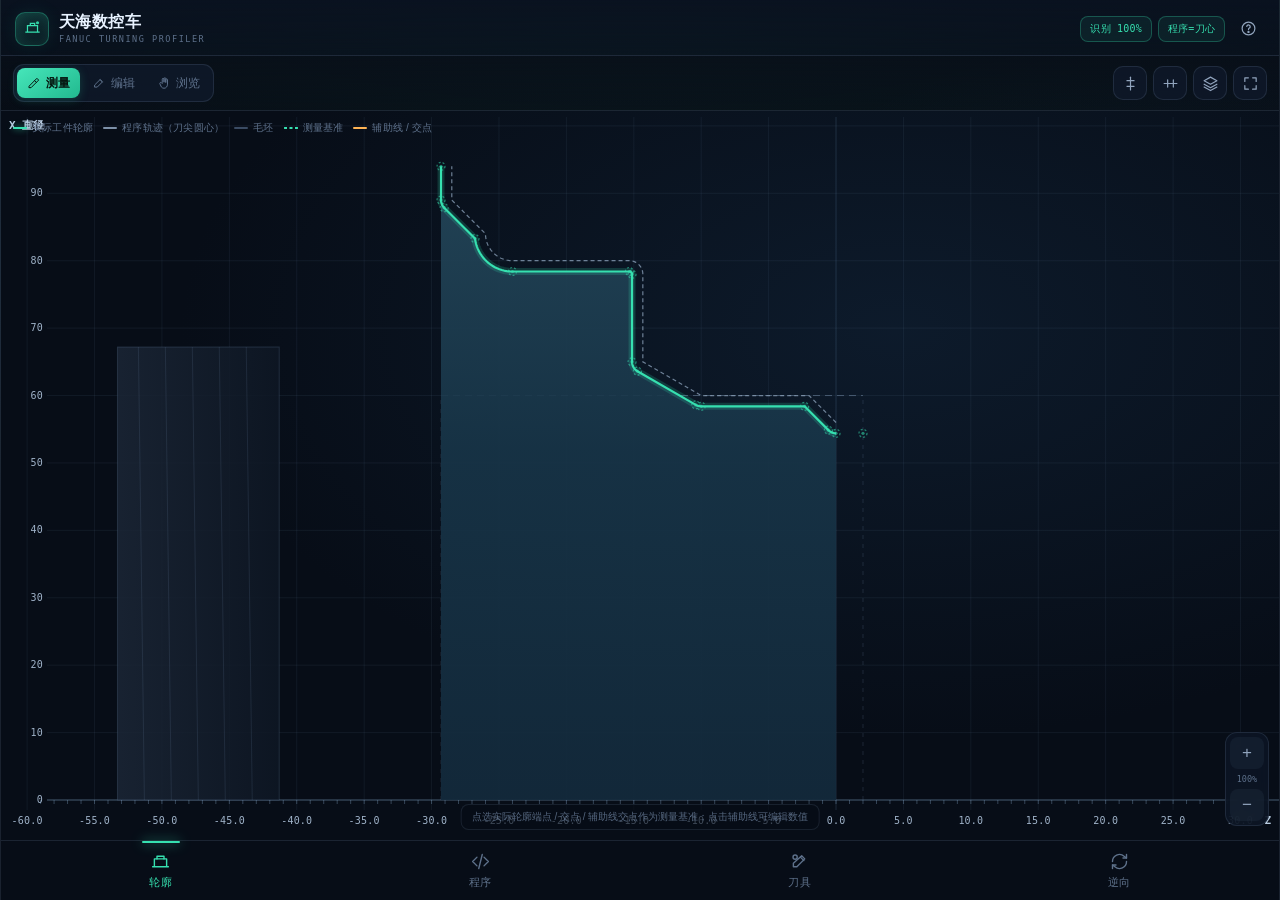
<file: index.html>
<!DOCTYPE html>
<html lang="zh-CN">
<head>
  <meta charset="UTF-8">
  <meta name="viewport" content="width=device-width, initial-scale=1.0, maximum-scale=1.0, user-scalable=no, viewport-fit=cover">
  <meta name="theme-color" content="#070d17">
  <meta name="description" content="发那科数控车削轮廓计算与双向联调工具">
  <title>天海数控车 · FANUC</title>
  <link rel="stylesheet" href="css/app.css">
</head>
<body>
  <div class="app-shell">
    <header class="appbar">
      <div class="brand">
        <div class="brand-mark" aria-hidden="true">
          <svg viewBox="0 0 32 32"><path d="M6 21h20M9 21v-9h14v9M13 12v-3h6v3" /><circle cx="23" cy="8" r="2.2"/></svg>
        </div>
        <div class="brand-text">
          <h1>天海数控车</h1>
          <span>FANUC TURNING PROFILER</span>
        </div>
      </div>
      <div class="appbar-status">
        <span class="chip chip-mint" id="chipCoverage">识别 --</span>
        <span class="chip" id="chipComp">无刀补</span>
        <button class="icon-btn ghost" id="btnHelp" aria-label="说明">
          <svg viewBox="0 0 24 24"><circle cx="12" cy="12" r="9"/><path d="M9.6 9.2a2.4 2.4 0 1 1 3.6 2.2c-.9.6-1.2 1-1.2 2.1"/><circle cx="12" cy="16.8" r=".8"/></svg>
        </button>
      </div>
    </header>

    <main class="views">
      <!-- ================= 轮廓 ================= -->
      <section class="view is-active" id="view-contour">
        <div class="canvas-top">
          <div class="mode-switch" id="modeSwitch" role="tablist">
            <button data-mode="measure" class="is-on">
              <svg viewBox="0 0 24 24"><path d="M4 17 17 4l3 3L7 20H4z"/><path d="m13 8 3 3"/></svg>
              测量
            </button>
            <button data-mode="edit">
              <svg viewBox="0 0 24 24"><path d="M5 19h4l9-9-4-4-9 9z"/><path d="M14 6.5 17.5 10"/></svg>
              编辑
            </button>
            <button data-mode="pan">
              <svg viewBox="0 0 24 24"><path d="M9 11V5.5a1.5 1.5 0 0 1 3 0V10M12 10V4.5a1.5 1.5 0 0 1 3 0V10M15 11V6.5a1.5 1.5 0 0 1 3 0V14c0 4-2.5 7-6 7-2.2 0-3.4-1-4.6-2.3L5 13.5a1.7 1.7 0 0 1 2.4-2.2L9 13"/></svg>
              浏览
            </button>
          </div>
          <div class="canvas-actions">
            <button class="icon-btn" id="btnGuideV" aria-label="铅垂线" title="铅垂线（等 Z 辅助线）">
              <svg viewBox="0 0 24 24"><path d="M12 3v18"/><path d="M7 8h10"/><path d="M7 16h10"/></svg>
            </button>
            <button class="icon-btn" id="btnGuideH" aria-label="水平线" title="水平线（等 X 辅助线）">
              <svg viewBox="0 0 24 24"><path d="M3 12h18"/><path d="M8 7v10"/><path d="M16 7v10"/></svg>
            </button>
            <button class="icon-btn" id="btnGuideClear" aria-label="清除辅助线" title="清除辅助线">
              <svg viewBox="0 0 24 24"><path d="M4 7h16"/><path d="M9 7V5h6v2"/><path d="M6.5 7l1 13h9l1-13"/></svg>
            </button>
            <button class="icon-btn" id="btnLayers" aria-label="图层">
              <svg viewBox="0 0 24 24"><path d="m12 3 9 5-9 5-9-5z"/><path d="m3 13 9 5 9-5"/><path d="m3 17 9 5 9-5"/></svg>
            </button>
            <button class="icon-btn" id="btnFit" aria-label="适应屏幕">
              <svg viewBox="0 0 24 24"><path d="M4 9V4h5M15 4h5v5M20 15v5h-5M9 20H4v-5"/></svg>
            </button>
          </div>
        </div>

        <div class="stage" id="stage">
          <svg id="svg" role="img" aria-label="工件轮廓视图"></svg>

          <div class="stage-legend" id="legend">
            <span><i class="dot dot-actual"></i>实际工件轮廓</span>
            <span><i class="dot dot-nominal"></i>程序轨迹（刀尖圆心）</span>
            <span><i class="dot dot-stock"></i>毛坯</span>
            <span><i class="dot dot-base"></i>测量基准</span>
            <span><i class="dot dot-guide"></i>辅助线 / 交点</span>
          </div>

          <div class="stage-empty" id="emptyState">
            <div class="empty-icon">
              <svg viewBox="0 0 48 48"><path d="M8 30h32M10 30V18h28v12M15 18v-5h18v5"/><circle cx="35" cy="10" r="3"/></svg>
            </div>
            <h3>等待有效轮廓</h3>
            <p>在“程序”页输入或载入 FANUC 车削程序，然后点击应用。</p>
            <button class="btn small" id="btnGoProgram">去输入程序</button>
          </div>

          <div class="zoom-rail">
            <button class="zoom-btn" id="btnZoomIn" aria-label="放大">+</button>
            <div class="zoom-readout" id="zoomReadout">--</div>
            <button class="zoom-btn" id="btnZoomOut" aria-label="缩小">−</button>
          </div>

          <div class="layers-pop" id="layersPop">
            <div class="pop-head">显示图层</div>
            <label class="switch-row"><span>程序轨迹</span><input type="checkbox" id="tgNominal" checked><i></i></label>
            <label class="switch-row"><span>毛坯边界</span><input type="checkbox" id="tgStock" checked><i></i></label>
            <label class="switch-row"><span>偏差指示</span><input type="checkbox" id="tgDeviation" checked><i></i></label>
            <label class="switch-row"><span>网格标尺</span><input type="checkbox" id="tgGrid" checked><i></i></label>
            <label class="switch-row"><span>卡盘夹持</span><input type="checkbox" id="tgChuck" checked><i></i></label>
          </div>

          <div class="stage-hint" id="stageHint">点选实际轮廓特征端点 / 交点作为测量基准</div>
        </div>

        <div class="sheet" id="sheet" aria-live="polite"></div>
      </section>

      <!-- ================= 程序 ================= -->
      <section class="view" id="view-program">
        <div class="page-head">
          <div>
            <h2>数控程序</h2>
            <p>FANUC 车削 G 代码 · 实时解析</p>
          </div>
          <div class="page-actions">
            <button class="btn primary" id="btnApply">
              <svg viewBox="0 0 24 24"><path d="m5 12 4.5 4.5L19 7"/></svg>
              应用
            </button>
          </div>
        </div>

        <div class="program-tools">
          <div class="select-wrap">
            <select id="sampleSelect" aria-label="载入示例">
              <option value="">载入示例程序…</option>
              <option value="sample1">示例 1 · 外圆圆弧台阶</option>
              <option value="sample2">示例 2 · G71/G70 粗精车</option>
              <option value="sample3">示例 3 · 内孔镗削</option>
              <option value="sample4">示例 4 · 切槽与刀宽</option>
              <option value="sample5">示例 5 ·  扩展</option>
              <option value="sample6">示例 6 · 扩展2</option>
            </select>
            <svg class="select-caret" viewBox="0 0 24 24"><path d="m7 10 5 5 5-5"/></svg>
          </div>
          <span class="pill" id="programStats">0 行</span>
        </div>

        <div class="editor-card">
          <div class="gutter" id="gutter"></div>
          <textarea id="editor" spellcheck="false" autocapitalize="off" autocomplete="off" autocorrect="off" aria-label="G代码编辑器"></textarea>
        </div>

        <div class="quickkeys" id="quickKeys">
          <button data-ins="G00 ">G00</button>
          <button data-ins="G01 ">G01</button>
          <button data-ins="G02 ">G02</button>
          <button data-ins="G03 ">G03</button>
          <button data-ins="G71 ">G71</button>
          <button data-ins="G70 ">G70</button>
          <button data-ins="G75 ">G75</button>
          <button data-ins="G76 ">G76</button>
          <button data-ins="U">U</button>
          <button data-ins="W">W</button>
          <button data-ins="A">A</button>
          <button data-ins="C">C</button>
          <button data-ins="R">R</button>
          <button data-ins="M03 ">M03</button>
          <button data-ins="M30">M30</button>
        </div>

        <div class="card diag-card">
          <div class="card-head">
            <h3>解析诊断</h3>
            <span class="pill" id="diagCount">--</span>
          </div>
          <div class="diag-list" id="diagList"></div>
        </div>

        <div class="callout">
          <strong>识别范围</strong>
          G00/G01/G02/G03、G04、G20/G21、G28/G30、G32、G50、G70/G71/G72/G73、G74/G75/G76、G90/G91/G92/G94/G95/G96/G97 及 T/S/F/M 辅助指令。G01 支持 A 角度、C 倒角、R 拐角圆角与 U/W 增量编程。G40/G41/G42 刀尖补偿已移除，出现时忽略并提示；程序 X/Z 即工件轮廓。未知指令仅提示，不阻断轮廓计算。
        </div>
      </section>

      <!-- ================= 刀具 ================= -->
      <section class="view" id="view-tools">
        <div class="page-head">
          <div>
            <h2>刀具参数</h2>
            <p>刀尖圆弧、安装方位与补偿值</p>
          </div>
          <button class="btn ghost" id="btnAddTool">
            <svg viewBox="0 0 24 24"><path d="M12 5v14M5 12h14"/></svg>
            新增
          </button>
        </div>

        <div class="tool-strip" id="toolStrip"></div>

        <div class="card" id="toolParams"></div>

        <div class="card stock-card">
          <div class="card-head">
            <h3>毛坯与显示</h3>
            <span class="pill" id="stockState">--</span>
          </div>
          <div class="field-row">
            <div class="field">
              <label>毛坯直径 X (mm)</label>
              <div class="num-input">
                <button data-step="-1" data-target="stockDia">−</button>
                <input id="stockDia" type="number" inputmode="decimal" step="0.1" min="1" max="400">
                <button data-step="1" data-target="stockDia">+</button>
              </div>
            </div>
            <div class="field">
              <label>显示精度</label>
              <div class="readonly">0.001 mm</div>
            </div>
          </div>
          <p class="hint">毛坯直径仅用于显示未加工边界，不参与程序坐标计算。</p>
        </div>

        <div class="callout">
          程序 X/Z 为刀尖圆心轨迹（含 A 角度、C 倒角、R 圆角、U/W 增量）；实际工件轮廓由程序轨迹向材料侧偏移刀尖半径 R 实时生成（直线平移 R、内凹圆弧 R+r、外凸圆弧 R−r、程序凹拐角留下半径 R 的包络弧）。G41/G42 刀尖补偿指令已移除，程序中出现时将忽略并提示。刀库几何/磨损补偿（X 直径、Z 轴向）按输入值整体平移实际轮廓。
        </div>
      </section>

      <!-- ================= 逆向 ================= -->
      <section class="view" id="view-reverse">
        <div class="page-head">
          <div>
            <h2>逆向 · 程序轮廓 → 加工程序</h2>
            <p>把当前程序路径当作工件实际轮廓，按刀尖圆弧自动生成刀心加工程序</p>
          </div>
          <div class="page-actions">
            <button class="btn ghost" id="btnRevHelp">
              <svg viewBox="0 0 24 24"><circle cx="12" cy="12" r="9"/><path d="M9.6 9.2a2.4 2.4 0 1 1 3.6 2.2c-.9.6-1.2 1-1.2 2.1"/><circle cx="12" cy="16.8" r=".8"/></svg>
              使用说明
            </button>
            <button class="btn primary" id="btnRevGenerate">
              <svg viewBox="0 0 24 24"><path d="M4 12a8 8 0 0 1 13.3-6L20 8"/><path d="M20 4v4h-4"/></svg>
              生成程序
            </button>
          </div>
        </div>

        <div class="rev-grid">
          <!-- 左列：来源 + 刀具 + 参数 -->
          <div class="rev-col">
            <div class="card">
              <div class="card-head">
                <h3>① 轮廓来源</h3>
                <span class="pill" id="revSourceState">当前程序</span>
              </div>
              <div class="rev-source" id="revSourceInfo">读取中…</div>
              <p class="rev-source-tip">当前"程序"页里的 G 代码路径即目标工件轮廓，生成时会按刀尖圆弧 R 反推刀心轨迹。</p>
              <button class="btn ghost rev-reload" id="revReload">
                <svg viewBox="0 0 24 24"><path d="M20 11a8 8 0 1 0-2.3 5.7"/><path d="M20 5v6h-6"/></svg>
                重新读取当前程序
              </button>
            </div>

            <div class="card">
              <div class="card-head"><h3>② 刀具（刀尖圆弧）</h3></div>
              <div class="field-grid">
                <div class="field">
                  <label>选择刀具</label>
                  <div class="select-wrap">
                    <select id="revToolSelect" aria-label="选择刀具"></select>
                    <svg class="select-caret" viewBox="0 0 24 24"><path d="m7 10 5 5 5-5"/></svg>
                  </div>
                </div>
                <div class="field">
                  <label>刀尖圆弧 R (mm)</label>
                  <div class="num-input">
                    <button data-rev-step="-1" data-target="revRadius">−</button>
                    <input id="revRadius" type="number" inputmode="decimal" step="0.01" min="0" max="3" value="0.8">
                    <button data-rev-step="1" data-target="revRadius">+</button>
                  </div>
                </div>
                <div class="field wide">
                  <label>加工方向</label>
                  <div class="segmented-small">
                    <button id="revSidePlus" class="is-on">外圆 (side +1)</button>
                    <button id="revSideMinus">内孔 (side −1)</button>
                  </div>
                </div>
                <div class="field">
                  <label>刀号 T</label>
                  <input id="revToolNo" type="number" inputmode="numeric" step="1" min="1" max="99" value="1">
                </div>
                <div class="field">
                  <label>刀具名称</label>
                  <input id="revToolName" type="text" value="外圆精车刀">
                </div>
              </div>
            </div>

            <div class="card">
              <div class="card-head"><h3>③ 生成参数</h3></div>
              <div class="field-grid">
                <div class="field">
                  <label>程序号 O</label>
                  <input id="revProgNo" type="number" inputmode="numeric" step="1" value="1007">
                </div>
                <div class="field">
                  <label>进给 F (mm/r)</label>
                  <input id="revFeed" type="number" inputmode="decimal" step="0.01" min="0.01" value="0.2">
                </div>
                <div class="field">
                  <label>主轴 S (rpm)</label>
                  <input id="revSpindle" type="number" inputmode="numeric" step="100" value="2500">
                </div>
                <div class="field">
                  <label>恒线速 (m/min)</label>
                  <input id="revSpeed" type="number" inputmode="numeric" step="10" value="180">
                </div>
                <div class="field wide">
                  <label>切削液</label>
                  <div class="segmented-small">
                    <button id="revCoolantOff" class="is-on">关</button>
                    <button id="revCoolantOn">M08</button>
                  </div>
                </div>
              </div>
              <p class="rev-source-tip">起刀点与安全退刀点按轮廓范围自动计算，无需填写。</p>
            </div>
          </div>

          <!-- 右列：预览 + 结果 -->
          <div class="rev-col">
            <div class="card">
              <div class="card-head">
                <h3>轮廓预览</h3>
                <span class="pill" id="revPreviewState">待生成</span>
              </div>
              <div class="rev-preview-wrap">
                <svg id="revPreviewSvg" viewBox="0 0 400 240" preserveAspectRatio="xMidYMid meet"></svg>
                <div class="rev-preview-legend">
                  <span><i class="dot dot-actual"></i>目标轮廓（当前程序）</span>
                  <span><i class="dot dot-nominal"></i>生成程序刀心轨迹</span>
                </div>
              </div>
            </div>

            <div class="card rev-result">
              <div class="card-head">
                <h3>G 代码预览</h3>
                <span class="pill" id="revGcodeStats">--</span>
              </div>
              <textarea id="revGcodeOutput" spellcheck="false" readonly aria-label="逆向生成的 G 代码"></textarea>
              <div class="rev-actions">
                <button class="btn ghost" id="revBtnCopy">
                  <svg viewBox="0 0 24 24"><rect x="9" y="9" width="10" height="10" rx="2"/><path d="M5 15V5a2 2 0 0 1 2-2h10"/></svg>
                  复制
                </button>
                <button class="btn ghost" id="revBtnDownload">
                  <svg viewBox="0 0 24 24"><path d="M12 4v12"/><path d="m7 11 5 5 5-5"/><path d="M4 20h16"/></svg>
                  导出 .nc
                </button>
                <button class="btn primary" id="revBtnApply">
                  <svg viewBox="0 0 24 24"><path d="m5 12 4.5 4.5L19 7"/></svg>
                  替换当前程序
                </button>
              </div>
            </div>

            <div class="card rev-diag" id="revDiagCard" style="display:none">
              <div class="card-head"><h3>审计 / 警告</h3></div>
              <div class="diag-list" id="revDiagList"></div>
            </div>

            <div class="callout">
              <strong>回代验证：</strong>生成程序再经正向算法（刀心 + 刀尖 R）仿真得到实际轮廓，应与当前程序路径重合；仅凹拐角处会出现半径 R 的包络弧，属正常现象。
            </div>
          </div>
        </div>
      </section>
    </main>

    <nav class="tabbar" role="tablist">
      <button class="tab is-on" data-view="contour">
        <svg viewBox="0 0 24 24"><path d="M3 18h18M5 18V9h14v9"/><path d="M8 9V6h8v3"/></svg>
        <span>轮廓</span>
      </button>
      <button class="tab" data-view="program">
        <svg viewBox="0 0 24 24"><path d="m8 7-5 5 5 5M16 7l5 5-5 5M14 4l-4 16"/></svg>
        <span>程序</span>
      </button>
      <button class="tab" data-view="tools">
        <svg viewBox="0 0 24 24"><path d="M14.5 5.5 18 9 9 18H5v-4z"/><path d="m13 7 4 4"/><circle cx="7" cy="7" r="2.4"/></svg>
        <span>刀具</span>
      </button>
      <button class="tab" data-view="reverse">
        <svg viewBox="0 0 24 24"><path d="M4 12a8 8 0 0 1 13.3-6L20 8"/><path d="M20 4v4h-4"/><path d="M20 12a8 8 0 0 1-13.3 6L4 16"/><path d="M4 20v-4h4"/></svg>
        <span>逆向</span>
      </button>
    </nav>
  </div>

  <div class="modal" id="modal">
    <div class="modal-card" role="dialog" aria-modal="true">
      <div class="modal-head">
        <h3>计算说明</h3>
        <button class="icon-btn ghost" id="btnCloseModal" aria-label="关闭">
          <svg viewBox="0 0 24 24"><path d="m6 6 12 12M18 6 6 18"/></svg>
        </button>
      </div>
      <div class="modal-body">
        <p><strong>轮廓语义：</strong>程序 X/Z（含 A 角度、C 倒角、R 圆角、U/W 增量）是刀尖圆心轨迹。实际工件轮廓由程序轨迹向材料侧等距偏移刀尖圆弧半径 r 得到：直线沿法向平移 r，内凹圆弧 实际 R = 程序 R + r，外凸圆弧 实际 R = 程序 R − r，程序拐角的凹侧留下以拐点为圆心、半径 r 的包络圆弧。G41/G42 刀尖补偿功能已移除，程序中出现时忽略并警告。</p>
        <p><strong>G01 扩展：</strong>A 为自 -Z 轴起算的角度（真实半径平面），可由 X/U 或 Z/W 之一推算另一坐标；C 为段末等长倒角，R 为段末相切圆角；U、W 分别为 X（直径）、Z 的增量编程。C/R 只作用于本段末端与下一连续切削段的拐角。</p>
        <p><strong>测量规范：</strong>基准节点取自实际工件轮廓（程序轨迹 + 刀尖半径补偿后）的特征端点与相邻特征交点，也可放置铅垂线 / 水平线辅助线并拾取辅助线与轮廓的交点；点击辅助线可直接输入数值（铅垂线为 Z，水平线为 X 直径）精确定位。仅允许选择上述节点，禁止在特征线上任意取点。辅助线为纯测量基准，不参与刀尖半径偏移。基准坐标即为实际工件轮廓的 X/Z；圆弧半径与圆心直接读取该基准点所属实际轮廓圆弧数据，不做曲线拟合。</p>
        <p><strong>验证标准：</strong>①补偿一致性：实际轮廓各采样点到程序（刀心）轨迹的最近距离应恒等于刀尖半径 r，偏差 ≤0.002 mm，任一超差即判不匹配；②轮廓由程序轨迹向材料侧等距偏移 r 实时计算，内凹圆弧 R+r、外凸圆弧 R−r。测量读数 0.001 mm。</p>
        <p><strong>坐标约定：</strong>X 为直径值，Z 为轴向值；图形按真实半径比例绘制，X 标尺显示直径。所有测量值保留 0.001 mm。</p>
        <p><strong>双向联动：</strong>编辑模式点选特征后可修改终点直径、Z、圆弧 R 或 G02/G03 方向，程序对应程序段立即回写并重新计算；拖动线段端点可连续修改。</p>
        <p><strong>说明：</strong>G74/G75/G76 等固定循环及螺纹牙型以识别和最终尺寸近似为主，具体加工请以机床实际参数与官方手册为准。</p>
      </div>
    </div>
  </div>

  <div class="modal" id="revHelpModal">
    <div class="modal-card doc-card" role="dialog" aria-modal="true" aria-labelledby="revHelpTitle">
      <div class="modal-head">
        <h3 id="revHelpTitle">逆向模块 · 使用说明与参数配置</h3>
        <button class="icon-btn ghost" id="btnRevHelpClose" aria-label="关闭">
          <svg viewBox="0 0 24 24"><path d="m6 6 12 12M18 6 6 18"/></svg>
        </button>
      </div>
      <div class="modal-body doc-body">

        <div class="doc-toc">
          <strong>目录</strong>
          <a href="#revDoc1">1 功能概述</a>
          <a href="#revDoc2">2 轮廓来源</a>
          <a href="#revDoc3">3 参数配置</a>
          <a href="#revDoc4">4 操作步骤</a>
          <a href="#revDoc5">5 回代验证</a>
          <a href="#revDoc6">6 算法说明</a>
          <a href="#revDoc7">7 常见问题</a>
          <a href="#revDoc8">8 限制</a>
        </div>

        <h4 id="revDoc1">1 功能概述</h4>
        <p>逆向模块把 <strong>“程序”页当前的 G 代码路径</strong> 直接当作 <strong>工件实际轮廓</strong>，再按刀尖圆弧半径 R 反推出 <strong>刀心轨迹</strong>，生成一份新的加工程序。新程序在机床上加工出的实际轮廓，就是您原来的程序路径。</p>
        <div class="doc-flow">
          <span class="doc-node">当前程序路径（=目标轮廓）</span>
          <span class="doc-arrow">→ 反向等距偏移 R →</span>
          <span class="doc-node">刀心轨迹</span>
          <span class="doc-arrow">→ 后置处理 →</span>
          <span class="doc-node">新加工程序</span>
        </div>
        <p>不需要再手工输入轮廓数据，也不需要写刀补指令；刀尖圆弧补偿由生成算法完成。</p>

        <h4 id="revDoc2">2 轮廓来源</h4>
        <ul class="doc-list">
          <li>自动读取“程序”页的 G 代码，取其中 <code>G01 / G02 / G03</code> 切削段；<code>G00</code>、空走段、起点终点重合的段会被忽略。</li>
          <li>程序里含有 A 角度、C 倒角、R 圆角、U/W 增量时，会先按正向解析规则展开，再作为目标轮廓。</li>
          <li>存在多把刀或跳刀（G00 后再切削）时，按端点连续性拆链，取总长最长的一条连续链作为目标轮廓。</li>
          <li>修改程序后，点 <strong>重新读取当前程序</strong> 或 <strong>生成程序</strong> 即可按新路径重算。</li>
        </ul>

        <h4 id="revDoc3">3 参数配置</h4>

        <h5>3.1 刀具（刀尖圆弧）</h5>
        <div class="doc-table-wrap">
          <table class="doc-table">
            <thead><tr><th>参数</th><th>作用</th><th>取值建议</th></tr></thead>
            <tbody>
              <tr><td>选择刀具</td><td>从刀库读取 R / 刀号 / 名称，并按类型自动设置方向</td><td>默认跟随当前刀具</td></tr>
              <tr><td>刀尖圆弧 R</td><td>反向偏移量；R 越大，生成程序与目标轮廓的间距越大</td><td>必须与实际刀片一致，如 R0.4 / R0.8</td></tr>
              <tr><td>加工方向</td><td>外圆 side +1（沿行进方向左偏）；内孔 side −1</td><td>外圆车削选 +1；内孔镗削选 −1</td></tr>
              <tr><td>刀号 T / 名称</td><td>写入新程序 <code>T0101</code> 与程序头注释</td><td>与机床刀补号一致</td></tr>
            </tbody>
          </table>
        </div>

        <h5>3.2 生成参数</h5>
        <div class="doc-table-wrap">
          <table class="doc-table">
            <thead><tr><th>参数</th><th>输出指令</th><th>说明</th></tr></thead>
            <tbody>
              <tr><td>程序号 O</td><td><code>O1007</code></td><td>同时作为导出文件名</td></tr>
              <tr><td>进给 F</td><td><code>F…</code></td><td>每转进给 mm/r</td></tr>
              <tr><td>主轴 S</td><td><code>G50 S…</code></td><td>最高转速限制</td></tr>
              <tr><td>恒线速</td><td><code>G96 S… M03</code></td><td>切削线速度 m/min</td></tr>
              <tr><td>切削液</td><td><code>M08</code></td><td>开启时输出</td></tr>
            </tbody>
          </table>
        </div>
        <p class="doc-note">起刀点与安全退刀点按生成轨迹范围自动计算（最大直径 +4 / +6，Z 最大 +2），无需填写；程序段号从 <code>N10</code> 起、步进 5，圆弧用 <code>I / K</code> 格式。</p>

        <h4 id="revDoc4">4 操作步骤</h4>
        <ol class="doc-steps">
          <li>在“程序”页确认要作为轮廓的 G 代码（可直接编辑或载入示例）。</li>
          <li>切换到 <strong>逆向</strong> 标签，模块自动读取并生成一次。</li>
          <li>确认刀具：刀尖圆弧 R 与加工方向必须与实际一致。</li>
          <li>按需修改程序号、进给、主轴、线速、切削液，稍候自动重算。</li>
          <li>查看预览：<span class="doc-legend doc-legend-actual">绿色</span>为目标轮廓（当前程序路径），<span class="doc-legend doc-legend-nominal">蓝色虚线</span>为生成程序的刀心轨迹。</li>
          <li>点 <strong>生成程序</strong>：生成结果会直接写入“程序”页，同时显示在 G 代码预览里；也可用 <strong>复制</strong> / <strong>导出 .nc</strong> 取走程序。</li>
          <li>写入后再次进入逆向页，目标轮廓仍取写入前的原始程序，不会发生二次偏移。</li>
        </ol>

        <h4 id="revDoc5">5 回代验证</h4>
        <ul class="doc-list">
          <li>生成时自动做回代校验：把新程序按“刀心 + 刀尖 R”正向偏移，与目标轮廓逐点比较，偏差显示在预览卡右上角。</li>
          <li>合格标准：≤ 0.01 mm。若超差，检查程序路径是否中断或不连续。</li>
          <li>尖角处会出现半径 R 的 <strong>包络弧</strong>，这是刀尖圆弧的真实轨迹，不是误差。</li>
          <li>整体偏移约 2R：加工方向选反；圆弧方向相反：检查原程序 G02/G03。</li>
        </ul>

        <h4 id="revDoc6">6 算法说明</h4>
        <ul class="doc-list">
          <li><strong>直线：</strong>目标轮廓沿法向偏移 R，得到刀心直线。</li>
          <li><strong>圆弧：</strong>内凹时刀心 R = 轮廓 R − R<sub>刀</sub>；外凸时刀心 R = 轮廓 R + R<sub>刀</sub>。</li>
          <li><strong>凹角（工件尖角）：</strong>两段刀心偏移线沿切向延长求交，交点即刀心拐点，加工后收成尖角。</li>
          <li><strong>凸角（工件外露拐点）：</strong>插入一段以轮廓拐点为圆心、半径等于刀尖 R 的圆弧，刀尖绕拐点摆动，偏移后才精确还原尖角。</li>
          <li><strong>包络弧：</strong>若目标轮廓含半径≈R 的包络弧，会识别为上一道工序的刀尖痕迹并折算成拐点。</li>
        </ul>

        <h4 id="revDoc7">7 常见问题</h4>
        <div class="doc-table-wrap">
          <table class="doc-table">
            <thead><tr><th>现象</th><th>原因</th><th>处理</th></tr></thead>
            <tbody>
              <tr><td>提示“没有可用的切削路径”</td><td>当前程序只有 G00 或全部为空走</td><td>在程序页补上 G01/G02/G03 轮廓段</td></tr>
              <tr><td>生成的程序坐标整体偏移约 2R</td><td>加工方向选反</td><td>外圆选 +1，内孔选 −1</td></tr>
              <tr><td>回代偏差偏大</td><td>目标路径不连续，或相邻特征间距小于 2R</td><td>检查程序端点是否首尾相接</td></tr>
              <tr><td>圆弧半径小于 R 报警</td><td>内凹处轮廓 R 必须大于刀尖 R</td><td>改用更小刀尖 R 或核对程序</td></tr>
            </tbody>
          </table>
        </div>

        <h4 id="revDoc8">8 限制</h4>
        <ul class="doc-list">
          <li>支持 X（直径）/ Z 两轴车削，输出逐段 G00 / G01 / G02 / G03，不生成 G71/G70 等复合循环。</li>
          <li>取一条最长切削链；多工序多刀具的程序请分段处理。</li>
          <li>程序中的 X/Z 为刀心坐标，导入机床前请核对刀补号与刀尖方位。</li>
        </ul>

      </div>
    </div>
  </div>

  <div class="pick-pop" id="pickPop"></div>

  <div class="pick-pop guide-pop" id="guidePop">
    <div class="pop-head" id="guidePopHead">辅助线数值</div>
    <div class="guide-edit">
      <label id="guideField" for="guideInput">Z (mm)</label>
      <input id="guideInput" type="number" inputmode="decimal" step="0.001" autocomplete="off" spellcheck="false">
      <div class="guide-btns">
        <button class="btn small primary" id="btnGuideOk">确定</button>
        <button class="btn small ghost" id="btnGuideDel">删除</button>
      </div>
    </div>
  </div>

  <div class="toast" id="toast"></div>

  <script src="js/geometry.js"></script>
  <script src="js/parser.js"></script>
  <script src="js/simulator.js"></script>
  <script src="js/reverse.js"></script>
  <script src="js/samples.js"></script>
  <script src="js/viewer.js"></script>
  <script src="js/app.js"></script>
</body>
</html>
</file>
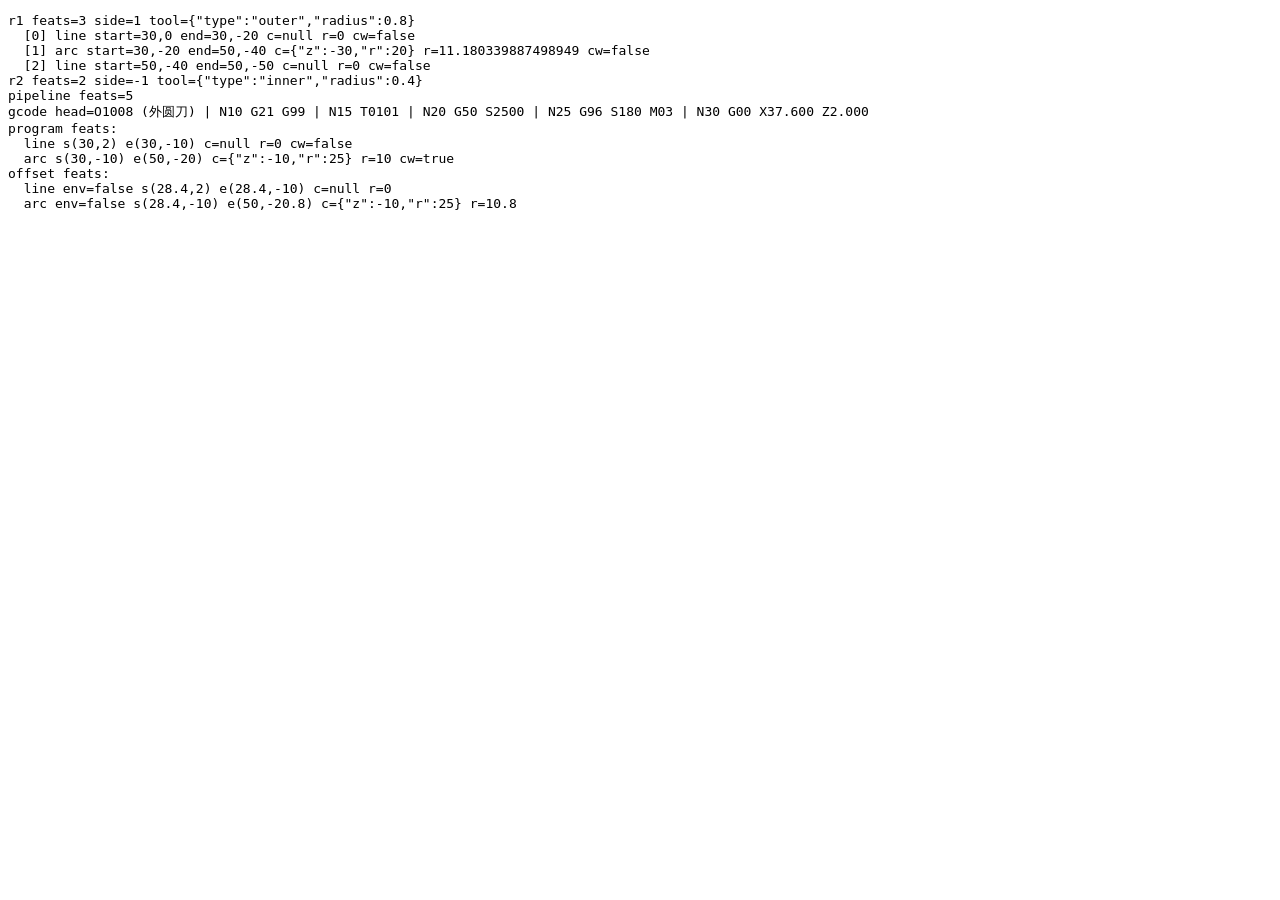
<file: _dbg.html>
<!DOCTYPE html><html><head><meta charset="UTF-8"><title>dbg</title></head><body>
<pre id="o"></pre>
<script src="js/geometry.js"></script>
<script src="js/parser.js"></script>
<script src="js/simulator.js"></script>
<script src="js/reverse.js"></script>
<iframe id="f" style="display:none" src="/tests.html"></iframe>
<script>
(function(){
  var o = document.getElementById('o');
  function log(s){ o.textContent += s + '\n'; }
  var done = 0;
  function tryLoad() {
    if (typeof window.ReverseContour !== 'undefined' && typeof window.Geometry !== 'undefined') { run(); return; }
    setTimeout(tryLoad, 80);
  }
  tryLoad();
  function run(){
    // FAIL 1: JSON 混合直线圆弧
    var r1 = ReverseContour.parseContour({
      tool: { type: 'outer', radius: 0.8 },
      contour: [
        { point: [30, 0] },
        { point: [30, -20] },
        { arcCenter: [40, -30], cw: false, end: [50, -40] },
        { point: [50, -50] }
      ]
    });
    log('r1 feats=' + r1.feats.length + ' side=' + r1.side + ' tool=' + JSON.stringify(r1.tool));
    r1.feats.forEach(function(f,i){ log('  ['+i+'] '+f.type+' start='+f.start.d+','+f.start.z+' end='+f.end.d+','+f.end.z+' c='+JSON.stringify(f.center)+' r='+f.radius+' cw='+f.cw); });

    // FAIL 2: inner side
    var r2 = ReverseContour.parseContour({ tool: { type: 'inner', radius: 0.4 }, contour: [{ point: [34, 0] }, { point: [34, -30] }, { point: [30, -40] }] });
    log('r2 feats=' + r2.feats.length + ' side=' + r2.side + ' tool=' + JSON.stringify(r2.tool));

    // runPipeline 报错
    try {
      var r3 = ReverseContour.runPipeline(JSON.stringify({
        tool: { type: 'outer', radius: 0.8, toolNo: 1, name: '外圆刀' },
        contour: [
          { point: [30, 0] },
          { point: [30, -10] },
          { arcCenter: [40, -20], cw: false, end: [50, -30] },
          { point: [50, -50] }
        ]
      }), { radius: 0.8 }, { programNo: 1008 });
      log('pipeline feats=' + r3.programFeatures.length);
      log('gcode head=' + r3.gcode.split('\n').slice(0,6).join(' | '));
    } catch(e) { log('pipeline ERR ' + e.message); }

    // envelope 测试
    var src = 'G21\nG00 X30. Z2.\nG01 Z-10. F0.2\nG02 X50. Z-20. R10.\nM30';
    var p = window.ProgramParser.parse(src, [{ id:'t1', toolNo:1, name:'外圆刀', type:'outer', radius:0.8, angle:55, tip:80, width:0, pitch:0, threadAngle:0, geoX:0, geoZ:0, wearX:0, wearZ:0 }], { activeToolId:'t1' });
    var ch = window.Geometry.composeChain(p.cutting, { autoRadius:0 }).features;
    log('program feats:');
    ch.forEach(function(f){ log('  '+f.type+' s('+f.start.d+','+f.start.z+') e('+f.end.d+','+f.end.z+') c='+JSON.stringify(f.center)+' r='+f.radius+' cw='+f.cw); });
    var offset = window.Geometry.offsetChain(ch, 0.8, 1).features;
    log('offset feats:');
    offset.forEach(function(f){ log('  '+f.type+' env='+!!f.envelope+' s('+f.start.d+','+f.start.z+') e('+f.end.d+','+f.end.z+') c='+JSON.stringify(f.center)+' r='+f.radius); });
  }
})();
</script>
</body></html>
</file>
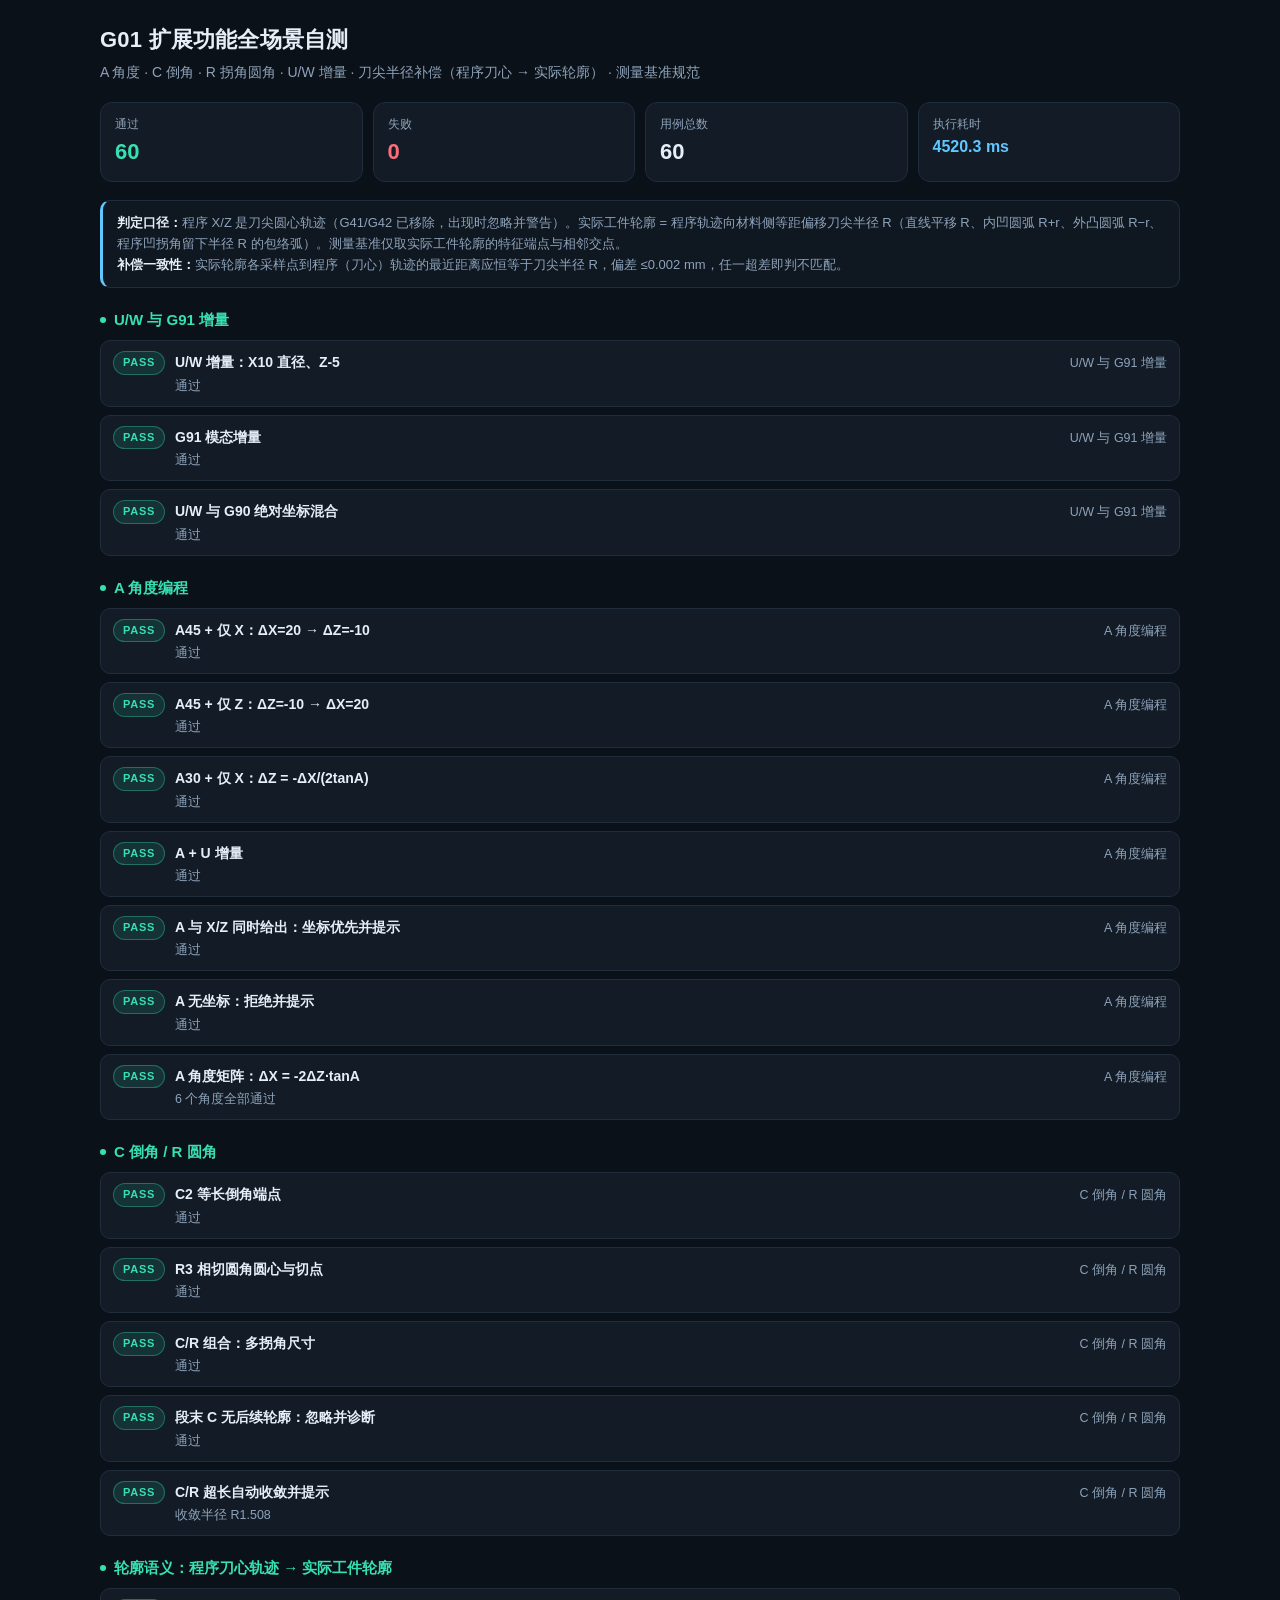
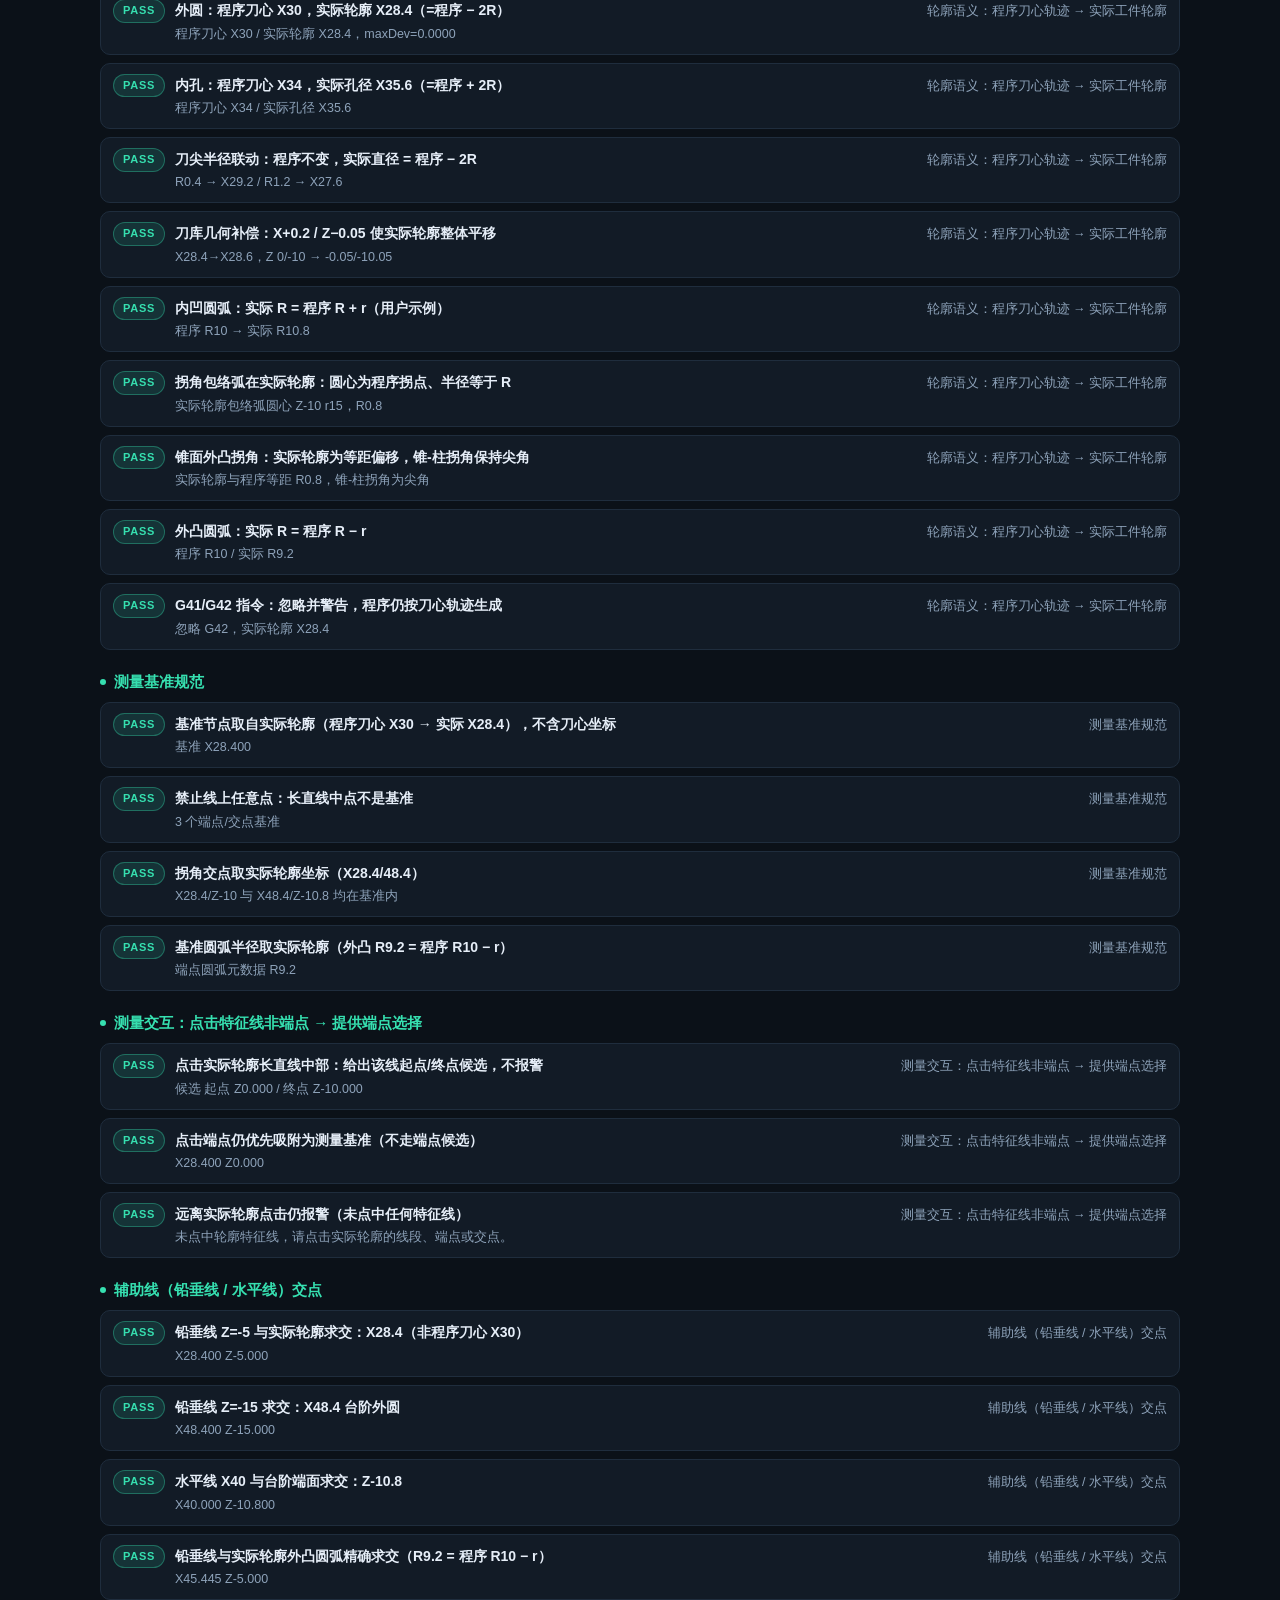
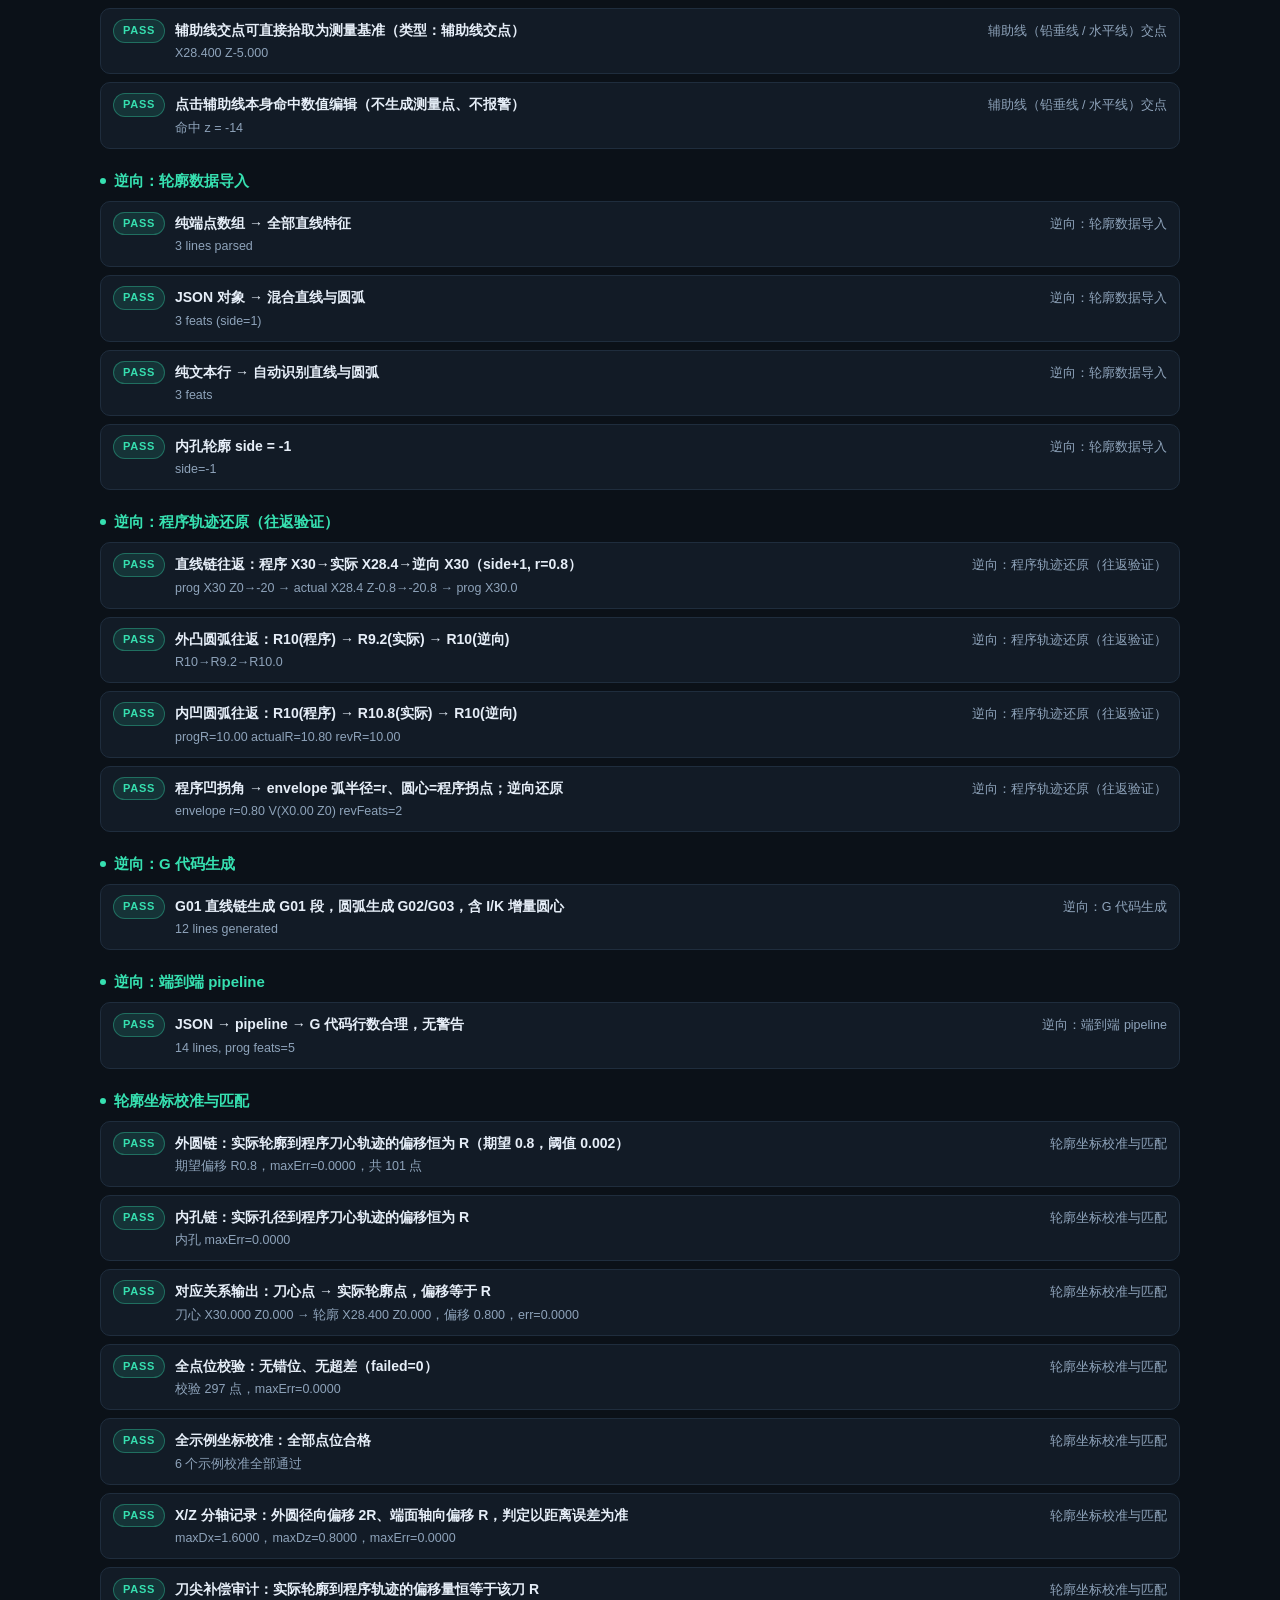
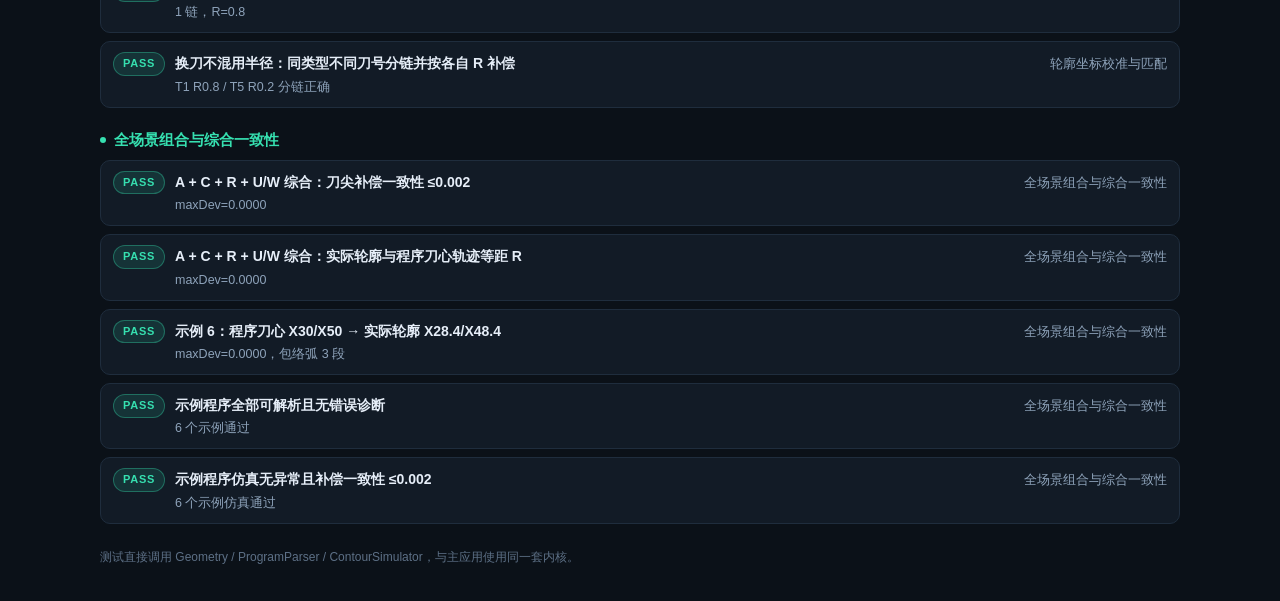
<file: tests.html>
<!DOCTYPE html>
<html lang="zh-CN">
<head>
<meta charset="UTF-8">
<meta name="viewport" content="width=device-width, initial-scale=1.0">
<title>G01 扩展功能全场景自测</title>
<style>
  :root {
    --bg: #0b1118; --panel: #121b26; --panel2: #0f1721; --line: #1f2d3d;
    --txt: #e6eef8; --sub: #8ea3ba; --mint: #36e0b0; --amber: #ffbf5a;
    --red: #ff6b7a; --cyan: #60c8ff;
  }
  * { box-sizing: border-box; }
  body {
    margin: 0; background: radial-gradient(1200px 600px at 20% -10%, #16263a 0, var(--bg) 55%);
    color: var(--txt); font: 14px/1.6 "Segoe UI", "Microsoft YaHei", sans-serif;
    padding: 22px;
  }
  .wrap { max-width: 1080px; margin: 0 auto; }
  h1 { font-size: 22px; margin: 0 0 4px; letter-spacing: .01em; }
  .sub { color: var(--sub); margin: 0 0 18px; }
  .summary {
    display: grid; grid-template-columns: repeat(auto-fit, minmax(150px, 1fr));
    gap: 10px; margin-bottom: 18px;
  }
  .card {
    background: var(--panel); border: 1px solid var(--line); border-radius: 12px;
    padding: 12px 14px;
  }
  .card label { display: block; color: var(--sub); font-size: 12px; }
  .card b { font-size: 22px; font-variant-numeric: tabular-nums; }
  .card.pass b { color: var(--mint); }
  .card.fail b { color: var(--red); }
  .card.time b { color: var(--cyan); font-size: 16px; }
  .rules {
    background: var(--panel2); border: 1px solid var(--line); border-left: 3px solid var(--cyan);
    border-radius: 10px; padding: 12px 14px; color: var(--sub); margin-bottom: 18px; font-size: 13px;
  }
  .rules strong { color: var(--txt); }
  .group-title {
    margin: 20px 0 8px; font-weight: 600; font-size: 15px; color: var(--mint);
    display: flex; align-items: center; gap: 8px;
  }
  .group-title::before { content: ""; width: 6px; height: 6px; border-radius: 50%; background: var(--mint); }
  .test {
    display: grid; grid-template-columns: 52px 1fr auto; gap: 10px; align-items: start;
    background: var(--panel); border: 1px solid var(--line); border-radius: 10px;
    padding: 10px 12px; margin-bottom: 8px;
  }
  .badge { font-size: 11px; font-weight: 700; letter-spacing: .06em; padding: 2px 8px; border-radius: 999px; text-align: center; }
  .badge.pass { color: var(--mint); background: rgba(54, 224, 176, .12); border: 1px solid rgba(54, 224, 176, .35); }
  .badge.fail { color: var(--red); background: rgba(255, 107, 122, .12); border: 1px solid rgba(255, 107, 122, .4); }
  .name { font-weight: 600; }
  .detail { color: var(--sub); font-size: 12.5px; margin-top: 2px; word-break: break-all; }
  .test.failrow { border-color: rgba(255, 107, 122, .4); }
  .foot { color: #5d7086; font-size: 12px; margin-top: 24px; }
</style>
</head>
<body>
<div class="wrap">
  <h1>G01 扩展功能全场景自测</h1>
  <p class="sub">A 角度 · C 倒角 · R 拐角圆角 · U/W 增量 · 刀尖半径补偿（程序刀心 → 实际轮廓） · 测量基准规范</p>

  <div class="summary">
    <div class="card pass"><label>通过</label><b id="passCount">—</b></div>
    <div class="card fail"><label>失败</label><b id="failCount">—</b></div>
    <div class="card"><label>用例总数</label><b id="totalCount">—</b></div>
    <div class="card time"><label>执行耗时</label><b id="timeBox">—</b></div>
  </div>

  <div class="rules">
    <strong>判定口径：</strong>程序 X/Z 是刀尖圆心轨迹（G41/G42 已移除，出现时忽略并警告）。实际工件轮廓 = 程序轨迹向材料侧等距偏移刀尖半径 R（直线平移 R、内凹圆弧 R+r、外凸圆弧 R−r、程序凹拐角留下半径 R 的包络弧）。测量基准仅取实际工件轮廓的特征端点与相邻交点。<br>
    <strong>补偿一致性：</strong>实际轮廓各采样点到程序（刀心）轨迹的最近距离应恒等于刀尖半径 R，偏差 ≤0.002 mm，任一超差即判不匹配。
  </div>

  <div id="list"></div>
  <p class="foot">测试直接调用 Geometry / ProgramParser / ContourSimulator，与主应用使用同一套内核。</p>
</div>

<script src="js/geometry.js"></script>
<script src="js/parser.js"></script>
<script src="js/simulator.js"></script>
<script src="js/samples.js"></script>
<script src="js/viewer.js"></script>
<script src="js/reverse.js"></script>
<script src="js/selftest.js"></script>
<script>
(function () {
  var t0 = performance.now();
  var rows = SelfTest.run();
  var t1 = performance.now();
  var pass = rows.filter(function (r) { return r.pass; }).length;
  var fail = rows.length - pass;
  document.getElementById('passCount').textContent = pass;
  document.getElementById('failCount').textContent = fail;
  document.getElementById('totalCount').textContent = rows.length;
  document.getElementById('timeBox').textContent = (t1 - t0).toFixed(1) + ' ms';

  var list = document.getElementById('list');
  var lastGroup = '';
  rows.forEach(function (r) {
    if (r.group !== lastGroup) {
      lastGroup = r.group;
      var h = document.createElement('div');
      h.className = 'group-title';
      h.textContent = r.group;
      list.appendChild(h);
    }
    var el = document.createElement('div');
    el.className = 'test' + (r.pass ? '' : ' failrow');
    el.innerHTML =
      '<span class="badge ' + (r.pass ? 'pass' : 'fail') + '">' + (r.pass ? 'PASS' : 'FAIL') + '</span>' +
      '<div><div class="name">' + escapeHtml(r.name) + '</div>' +
      '<div class="detail">' + escapeHtml(r.detail) + '</div></div>' +
      '<span class="detail">' + escapeHtml(r.group) + '</span>';
    list.appendChild(el);
  });

  function escapeHtml(s) {
    return String(s).replace(/[&<>"']/g, function (c) {
      return { '&': '&amp;', '<': '&lt;', '>': '&gt;', '"': '&quot;', "'": '&#39;' }[c];
    });
  }
})();
</script>
</body>
</html>
</file>
<file: css/app.css>
:root {
  --bg: #060b14;
  --bg-2: #0a1220;
  --panel: #101a2b;
  --panel-2: #142034;
  --line: rgba(148, 178, 210, .14);
  --line-strong: rgba(148, 178, 210, .26);
  --text: #e8f2ff;
  --text-dim: #91a4bd;
  --text-mute: #5e718b;
  --mint: #36e0b0;
  --mint-dim: #1c8f73;
  --amber: #ffb454;
  --cyan: #60c8ff;
  --red: #ff6b6b;
  --violet: #a78bfa;
  --radius: 16px;
  --safe-b: env(safe-area-inset-bottom, 0px);
  --safe-t: env(safe-area-inset-top, 0px);
  --font: -apple-system, BlinkMacSystemFont, "SF Pro SC", "PingFang SC", "Microsoft YaHei", "Helvetica Neue", Arial, sans-serif;
  --mono: "SF Mono", "Cascadia Code", "JetBrains Mono", ui-monospace, Consolas, monospace;
}

* { box-sizing: border-box; -webkit-tap-highlight-color: transparent; }
html, body { height: 100%; }
body {
  margin: 0;
  background: #030609;
  color: var(--text);
  font-family: var(--font);
  font-size: 14px;
  overscroll-behavior: none;
  -webkit-font-smoothing: antialiased;
}
button, input, select, textarea { font-family: inherit; color: inherit; }
button { border: 0; background: none; cursor: pointer; padding: 0; }
svg { display: block; }
::selection { background: rgba(54, 224, 176, .28); }

.app-shell {
  position: relative;
  display: flex;
  flex-direction: column;
  width: 100%;
  max-width: 520px;
  height: 100dvh;
  margin: 0 auto;
  background:
    radial-gradient(120% 60% at 50% -10%, rgba(54, 224, 176, .12), transparent 58%),
    radial-gradient(90% 50% at 110% 30%, rgba(96, 200, 255, .08), transparent 60%),
    var(--bg);
  overflow: hidden;
}
@media (min-width: 560px) {
  body { background: radial-gradient(80% 80% at 50% 20%, #0c1422, #030609 70%); }
  .app-shell {
    height: min(940px, 100dvh);
    top: 0;
    border-left: 1px solid var(--line);
    border-right: 1px solid var(--line);
    box-shadow: 0 0 120px rgba(0, 0, 0, .7);
  }
}

/* ============ appbar ============ */
.appbar {
  flex: 0 0 auto;
  display: flex;
  align-items: center;
  justify-content: space-between;
  gap: 10px;
  height: calc(56px + var(--safe-t));
  padding: calc(8px + var(--safe-t)) 14px 6px;
  border-bottom: 1px solid var(--line);
  background: linear-gradient(to bottom, rgba(10, 18, 32, .94), rgba(10, 18, 32, .55));
  backdrop-filter: blur(14px);
  z-index: 10;
}
.brand { display: flex; align-items: center; gap: 10px; min-width: 0; }
.brand-mark {
  width: 34px; height: 34px;
  display: grid; place-items: center;
  border-radius: 10px;
  background: linear-gradient(145deg, rgba(54, 224, 176, .18), rgba(54, 224, 176, .04));
  border: 1px solid rgba(54, 224, 176, .34);
  box-shadow: inset 0 0 12px rgba(54, 224, 176, .12), 0 0 18px rgba(54, 224, 176, .08);
  flex: 0 0 auto;
}
.brand-mark svg { width: 23px; height: 23px; stroke: var(--mint); stroke-width: 1.7; fill: none; }
.brand-mark circle { fill: var(--mint); stroke: none; opacity: .9; }
.brand-text { min-width: 0; }
.brand-text h1 {
  margin: 0;
  font-size: 16px;
  letter-spacing: .03em;
  font-weight: 650;
  line-height: 1.1;
  white-space: nowrap;
}
.brand-text span {
  display: block;
  margin-top: 3px;
  font-family: var(--mono);
  font-size: 8.5px;
  letter-spacing: .18em;
  color: var(--text-mute);
  white-space: nowrap;
}
.appbar-status { display: flex; align-items: center; gap: 6px; flex: 0 0 auto; }
.chip {
  display: inline-flex;
  align-items: center;
  height: 26px;
  padding: 0 9px;
  border-radius: 8px;
  border: 1px solid var(--line);
  background: rgba(16, 26, 43, .7);
  font-family: var(--mono);
  font-size: 10px;
  letter-spacing: .02em;
  color: var(--text-dim);
  white-space: nowrap;
}
.chip-mint { color: var(--mint); border-color: rgba(54, 224, 176, .28); background: rgba(54, 224, 176, .07); }
.chip.warn { color: var(--amber); border-color: rgba(255, 180, 84, .34); background: rgba(255, 180, 84, .08); }

/* ============ general buttons ============ */
.icon-btn {
  width: 34px; height: 34px;
  display: grid; place-items: center;
  border-radius: 10px;
  border: 1px solid var(--line);
  background: rgba(16, 26, 43, .72);
  color: var(--text-dim);
  transition: transform .12s ease, background .16s ease, color .16s ease;
}
.icon-btn svg { width: 17px; height: 17px; stroke: currentColor; stroke-width: 1.7; fill: none; stroke-linecap: round; stroke-linejoin: round; }
.icon-btn:active { transform: scale(.93); background: rgba(54, 224, 176, .12); color: var(--mint); }
.icon-btn.ghost { background: transparent; border-color: transparent; }
.icon-btn.is-on { color: var(--mint); border-color: rgba(54, 224, 176, .4); background: rgba(54, 224, 176, .1); }
.icon-btn.is-on.amber { color: var(--amber); border-color: rgba(255, 180, 84, .42); background: rgba(255, 180, 84, .1); }
.icon-btn.is-off { display: none; }

.btn {
  display: inline-flex;
  align-items: center;
  justify-content: center;
  gap: 6px;
  min-height: 38px;
  padding: 0 15px;
  border-radius: 11px;
  border: 1px solid var(--line-strong);
  background: rgba(20, 32, 52, .9);
  font-size: 13px;
  font-weight: 600;
  color: var(--text);
  transition: transform .12s ease, filter .15s ease;
}
.btn svg { width: 15px; height: 15px; stroke: currentColor; stroke-width: 2; fill: none; stroke-linecap: round; }
.btn:active { transform: scale(.96); }
.btn.primary {
  background: linear-gradient(145deg, #2fd3a5, #18a983);
  border-color: rgba(54, 224, 176, .5);
  color: #04150f;
  box-shadow: 0 6px 18px rgba(31, 190, 148, .22);
}
.btn.ghost { background: rgba(16, 26, 43, .6); }
.btn.small { min-height: 32px; padding: 0 12px; font-size: 12px; border-radius: 9px; }
.pill {
  display: inline-flex; align-items: center; gap: 4px;
  height: 24px; padding: 0 9px;
  border-radius: 7px;
  background: rgba(148, 178, 210, .08);
  border: 1px solid var(--line);
  font-family: var(--mono); font-size: 10px; color: var(--text-dim);
  white-space: nowrap;
}
.pill.good { color: var(--mint); border-color: rgba(54, 224, 176, .3); background: rgba(54, 224, 176, .08); }
.pill.bad { color: var(--red); border-color: rgba(255, 107, 107, .32); background: rgba(255, 107, 107, .08); }
.pill.warn { color: var(--amber); border-color: rgba(255, 180, 84, .3); background: rgba(255, 180, 84, .07); }

/* ============ layout ============ */
.views { position: relative; flex: 1 1 auto; min-height: 0; }
.view {
  position: absolute;
  inset: 0;
  display: none;
  flex-direction: column;
  overflow: hidden;
}
.view.is-active { display: flex; animation: viewIn .2s ease; }
@keyframes viewIn { from { opacity: 0; transform: translateY(4px); } to { opacity: 1; transform: none; } }

.tabbar {
  flex: 0 0 auto;
  display: flex;
  align-items: stretch;
  height: calc(60px + var(--safe-b));
  padding-bottom: var(--safe-b);
  border-top: 1px solid var(--line);
  background: rgba(8, 14, 24, .94);
  backdrop-filter: blur(18px);
  z-index: 12;
}
.tab {
  flex: 1;
  position: relative;
  display: flex;
  flex-direction: column;
  align-items: center;
  justify-content: center;
  gap: 3px;
  color: var(--text-mute);
  font-size: 11px;
  letter-spacing: .04em;
  transition: color .18s ease;
}
.tab svg { width: 21px; height: 21px; stroke: currentColor; stroke-width: 1.6; fill: none; stroke-linecap: round; stroke-linejoin: round; }
.tab.is-on { color: var(--mint); }
.tab.is-on::before {
  content: "";
  position: absolute;
  top: 0; left: 50%;
  width: 38px; height: 2px;
  transform: translateX(-50%);
  border-radius: 2px;
  background: var(--mint);
  box-shadow: 0 0 12px rgba(54, 224, 176, .8);
}
.tab:active { color: var(--text); }

/* ============ contour view ============ */
.canvas-top {
  flex: 0 0 auto;
  display: flex;
  align-items: center;
  justify-content: space-between;
  gap: 8px;
  padding: 8px 12px;
  border-bottom: 1px solid var(--line);
  background: linear-gradient(to bottom, rgba(8, 14, 24, .75), rgba(8, 14, 24, .25));
}
.mode-switch {
  display: inline-flex;
  padding: 3px;
  border-radius: 11px;
  background: rgba(16, 26, 43, .8);
  border: 1px solid var(--line);
  gap: 2px;
}
.mode-switch button {
  display: inline-flex;
  align-items: center;
  gap: 5px;
  height: 30px;
  padding: 0 10px;
  border-radius: 8px;
  font-size: 12px;
  color: var(--text-mute);
  transition: .16s ease;
}
.mode-switch button svg { width: 14px; height: 14px; stroke: currentColor; stroke-width: 1.7; fill: none; stroke-linecap: round; stroke-linejoin: round; }
.mode-switch button.is-on { color: #06140e; background: linear-gradient(145deg, #46e6ba, #22b98f); font-weight: 600; box-shadow: 0 2px 10px rgba(34, 185, 143, .25); }
.canvas-actions { display: flex; gap: 6px; }

.stage {
  position: relative;
  flex: 1 1 auto;
  min-height: 0;
  overflow: hidden;
  background:
    radial-gradient(80% 80% at 70% 30%, rgba(19, 40, 63, .5), transparent 70%),
    #070d17;
}
#svg { width: 100%; height: 100%; touch-action: none; user-select: none; display: block; }
#svg text { font-family: var(--mono); fill: #7e93ad; font-size: 10px; }
#svg text.axis-label { fill: #9fb2c8; font-size: 10px; letter-spacing: .02em; }
#svg text.axis-title { fill: #b9cde2; font-size: 11px; font-weight: 600; }
#svg text.measure-label { fill: #e9f6ff; font-size: 10.5px; font-weight: 600; }
#svg text.guide-label { fill: #ffbf5a; font-size: 10px; font-weight: 600; }
#svg text.tag { font-family: var(--mono); font-size: 9px; fill: #7e93ad; }

.stage-legend {
  position: absolute;
  top: 10px;
  left: 12px;
  display: flex;
  flex-wrap: wrap;
  gap: 4px 10px;
  max-width: calc(100% - 24px);
  pointer-events: none;
  font-size: 10px;
  color: var(--text-mute);
  letter-spacing: .02em;
}
.stage-legend span { display: inline-flex; align-items: center; gap: 5px; }
.dot { width: 14px; height: 2px; border-radius: 2px; display: inline-block; }
.dot-actual { background: var(--mint); box-shadow: 0 0 6px rgba(54, 224, 176, .7); }
.dot-nominal { background: #7d90a8; }
.dot-toolpath { background: #ffb454; }
.dot-stock { background: #3a4b63; }
.dot-base { background: transparent; border: 1px dashed var(--mint); }
.dot-guide { background: #ffb454; }

.stage-empty {
  position: absolute;
  inset: 0;
  display: none;
  flex-direction: column;
  align-items: center;
  justify-content: center;
  text-align: center;
  padding: 24px;
  background: rgba(7, 13, 23, .82);
  backdrop-filter: blur(3px);
}
.stage-empty.show { display: flex; }
.empty-icon { width: 74px; height: 74px; display: grid; place-items: center; border-radius: 20px; border: 1px dashed var(--line-strong); margin-bottom: 14px; }
.empty-icon svg { width: 44px; height: 44px; stroke: var(--text-mute); stroke-width: 1.5; fill: none; stroke-linecap: round; }
.empty-icon circle { fill: rgba(54, 224, 176, .4); stroke: none; }
.stage-empty h3 { margin: 0 0 6px; font-size: 15px; font-weight: 600; }
.stage-empty p { margin: 0 0 16px; font-size: 12px; line-height: 1.6; color: var(--text-mute); max-width: 260px; }

.zoom-rail {
  position: absolute;
  right: 10px;
  bottom: 14px;
  display: flex;
  flex-direction: column;
  align-items: center;
  gap: 5px;
  padding: 4px;
  border-radius: 12px;
  border: 1px solid var(--line);
  background: rgba(12, 22, 37, .86);
  backdrop-filter: blur(10px);
}
.zoom-btn {
  width: 34px; height: 32px;
  display: grid; place-items: center;
  border-radius: 8px;
  font-size: 17px;
  color: var(--text-dim);
  background: rgba(148, 178, 210, .06);
}
.zoom-btn:active { background: rgba(54, 224, 176, .16); color: var(--mint); }
.zoom-readout { font-family: var(--mono); font-size: 8.5px; color: var(--text-mute); white-space: nowrap; }

.layers-pop {
  position: absolute;
  top: 8px;
  right: 10px;
  width: 176px;
  padding: 10px 12px;
  border-radius: 14px;
  border: 1px solid var(--line-strong);
  background: rgba(11, 20, 35, .97);
  box-shadow: 0 18px 44px rgba(0, 0, 0, .55);
  backdrop-filter: blur(16px);
  opacity: 0;
  transform: translateY(-6px) scale(.98);
  pointer-events: none;
  transition: .16s ease;
  z-index: 8;
}
.layers-pop.show { opacity: 1; transform: none; pointer-events: auto; }
.pop-head { font-size: 11px; font-weight: 600; color: var(--text-dim); margin-bottom: 6px; letter-spacing: .04em; }
.switch-row {
  display: flex;
  align-items: center;
  justify-content: space-between;
  min-height: 32px;
  font-size: 12px;
  color: var(--text-dim);
}
.switch-row input { display: none; }
.switch-row i {
  position: relative;
  width: 32px; height: 18px;
  border-radius: 9px;
  background: rgba(148, 178, 210, .16);
  transition: .18s ease;
  flex: 0 0 auto;
}
.switch-row i::after {
  content: "";
  position: absolute;
  top: 2px; left: 2px;
  width: 14px; height: 14px;
  border-radius: 50%;
  background: #6e829c;
  transition: .18s ease;
}
.switch-row input:checked + i { background: rgba(54, 224, 176, .3); }
.switch-row input:checked + i::after { left: 16px; background: var(--mint); box-shadow: 0 0 8px rgba(54, 224, 176, .6); }

.stage-hint {
  position: absolute;
  left: 50%;
  bottom: 10px;
  transform: translateX(-50%);
  padding: 5px 10px;
  border-radius: 8px;
  background: rgba(7, 13, 23, .72);
  border: 1px solid var(--line);
  font-size: 10px;
  color: var(--text-mute);
  white-space: nowrap;
  pointer-events: none;
  opacity: .9;
}

/* ============ bottom sheet ============ */
.sheet {
  position: absolute;
  left: 0; right: 0; bottom: 0;
  z-index: 9;
  padding: 0 12px calc(10px + var(--safe-b));
  transform: translateY(105%);
  transition: transform .26s cubic-bezier(.32, .72, .2, 1);
  pointer-events: none;
}
.sheet.show { transform: none; pointer-events: auto; }
.sheet-inner {
  max-height: 46vh;
  overflow: auto;
  border-radius: 18px;
  border: 1px solid var(--line-strong);
  background: rgba(11, 19, 32, .97);
  box-shadow: 0 -16px 50px rgba(0, 0, 0, .6);
  backdrop-filter: blur(18px);
  padding: 12px 14px 14px;
}
.sheet-grip { width: 38px; height: 3px; border-radius: 2px; background: rgba(148, 178, 210, .22); margin: 0 auto 9px; }
.sheet-head { display: flex; align-items: flex-start; justify-content: space-between; gap: 10px; margin-bottom: 8px; }
.sheet-title { display: flex; align-items: center; gap: 8px; min-width: 0; }
.sheet-title .idx {
  width: 30px; height: 30px;
  display: grid; place-items: center;
  border-radius: 9px;
  border: 1px solid rgba(255, 180, 84, .3);
  background: rgba(255, 180, 84, .08);
  color: var(--amber);
  font-family: var(--mono);
  font-size: 11px;
  flex: 0 0 auto;
}
.sheet-title h3 { margin: 0; font-size: 14px; font-weight: 600; line-height: 1.2; }
.sheet-title p { margin: 2px 0 0; font-size: 10px; color: var(--text-mute); font-family: var(--mono); }
.sheet-body { display: flex; flex-direction: column; gap: 10px; }
.sheet-actions { display: flex; gap: 8px; margin-top: 10px; }
.sheet-actions .btn { flex: 1; min-height: 40px; }
.close-btn { width: 30px; height: 30px; display: grid; place-items: center; border-radius: 8px; color: var(--text-mute); font-size: 17px; background: rgba(148, 178, 210, .07); flex: 0 0 auto; }

.measure-grid {
  display: grid;
  grid-template-columns: 1fr 1fr;
  gap: 7px;
}
.metric {
  padding: 8px 10px 9px;
  border-radius: 10px;
  border: 1px solid var(--line);
  background: rgba(148, 178, 210, .04);
}
.metric label { display: block; font-size: 9.5px; color: var(--text-mute); letter-spacing: .02em; margin-bottom: 3px; }
.metric b { font-family: var(--mono); font-size: 14px; font-weight: 600; color: var(--text); letter-spacing: -.01em; }
.metric b em { font-style: normal; font-size: 9.5px; color: var(--text-mute); margin-left: 3px; font-weight: 400; }
.metric.accent { border-color: rgba(54, 224, 176, .26); background: rgba(54, 224, 176, .06); }
.metric.accent b { color: var(--mint); }
.metric.amber { border-color: rgba(255, 180, 84, .26); background: rgba(255, 180, 84, .05); }
.metric.amber b { color: var(--amber); }
.metric.wide { grid-column: span 2; display: flex; justify-content: space-between; align-items: baseline; }
.metric.wide label { margin: 0; }
.metric.wide b { font-size: 13px; }

.point-list { display: flex; flex-direction: column; gap: 6px; }
.point-row {
  display: flex;
  align-items: center;
  gap: 8px;
  padding: 8px 10px;
  border-radius: 10px;
  border: 1px solid var(--line);
  background: rgba(148, 178, 210, .04);
  font-size: 11px;
  color: var(--text-dim);
}
.point-row .tagdot {
  width: 22px; height: 22px;
  border-radius: 50%;
  display: grid; place-items: center;
  font-family: var(--mono);
  font-size: 10px;
  font-weight: 700;
  background: rgba(54, 224, 176, .14);
  color: var(--mint);
  border: 1px solid rgba(54, 224, 176, .4);
  flex: 0 0 auto;
}
.point-row.is-p2 .tagdot { background: rgba(96, 200, 255, .14); color: var(--cyan); border-color: rgba(96, 200, 255, .4); }
.point-row .coords { font-family: var(--mono); font-size: 11px; color: var(--text); display: flex; gap: 10px; flex-wrap: wrap; }
.point-row .coords i { font-style: normal; color: var(--text-mute); font-size: 9px; margin-right: 2px; }
.point-row .seg { margin-left: auto; font-size: 9.5px; color: var(--text-mute); white-space: nowrap; }

.field-grid { display: grid; grid-template-columns: 1fr 1fr; gap: 8px; }
.field label { display: block; font-size: 10px; color: var(--text-mute); margin-bottom: 4px; letter-spacing: .02em; }
.num-input {
  display: flex;
  align-items: stretch;
  height: 38px;
  border-radius: 9px;
  border: 1px solid var(--line-strong);
  background: rgba(7, 13, 23, .65);
  overflow: hidden;
}
.num-input button {
  width: 30px;
  color: var(--text-dim);
  font-size: 16px;
  background: rgba(148, 178, 210, .05);
  flex: 0 0 auto;
}
.num-input button:active { background: rgba(54, 224, 176, .16); color: var(--mint); }
.num-input input {
  flex: 1 1 auto;
  min-width: 0;
  width: 100%;
  border: 0;
  background: transparent;
  text-align: center;
  font-family: var(--mono);
  font-size: 13px;
  color: var(--text);
  outline: none;
  -moz-appearance: textfield;
  appearance: textfield;
}
.num-input input::-webkit-outer-spin-button, .num-input input::-webkit-inner-spin-button { -webkit-appearance: none; margin: 0; }
.num-input:focus-within { border-color: rgba(54, 224, 176, .5); box-shadow: 0 0 0 2px rgba(54, 224, 176, .08); }
.readonly { height: 38px; display: flex; align-items: center; justify-content: center; border-radius: 9px; border: 1px dashed var(--line); font-family: var(--mono); font-size: 12px; color: var(--text-mute); }
.segmented-small { display: flex; height: 38px; padding: 3px; gap: 3px; border-radius: 9px; border: 1px solid var(--line-strong); background: rgba(7, 13, 23, .65); }
.segmented-small button { flex: 1; border-radius: 6px; font-family: var(--mono); font-size: 11px; color: var(--text-mute); }
.segmented-small button.is-on { background: rgba(54, 224, 176, .16); color: var(--mint); border: 1px solid rgba(54, 224, 176, .3); }

.feature-strip { display: flex; gap: 6px; overflow-x: auto; padding-bottom: 2px; scrollbar-width: none; }
.feature-strip::-webkit-scrollbar { display: none; }
.feature-chip {
  flex: 0 0 auto;
  display: flex; align-items: center; gap: 5px;
  height: 30px; padding: 0 10px;
  border-radius: 8px;
  border: 1px solid var(--line);
  background: rgba(148, 178, 210, .05);
  font-family: var(--mono);
  font-size: 10px;
  color: var(--text-dim);
  white-space: nowrap;
}
.feature-chip.is-on { border-color: rgba(255, 180, 84, .45); background: rgba(255, 180, 84, .09); color: var(--amber); }
.feature-chip i { width: 6px; height: 6px; border-radius: 50%; background: currentColor; opacity: .8; }
.sheet-note { font-size: 10px; color: var(--text-mute); line-height: 1.5; display: flex; gap: 6px; align-items: flex-start; }
.sheet-note svg { width: 13px; height: 13px; stroke: var(--mint); fill: none; stroke-width: 1.7; flex: 0 0 auto; margin-top: 1px; }

/* ============ program view ============ */
.page-head {
  flex: 0 0 auto;
  display: flex;
  align-items: flex-start;
  justify-content: space-between;
  gap: 12px;
  padding: 16px 14px 10px;
}
.page-head h2 { margin: 0; font-size: 19px; font-weight: 650; letter-spacing: .01em; }
.page-head p { margin: 4px 0 0; font-size: 11px; color: var(--text-mute); }
.page-head .btn { flex: 0 0 auto; }
.page-actions { display: flex; align-items: center; gap: 8px; flex: 0 0 auto; }

#view-program { overflow-y: auto; overscroll-behavior: contain; }
.program-tools {
  flex: 0 0 auto;
  display: flex;
  align-items: center;
  gap: 8px;
  padding: 0 14px 10px;
}
.select-wrap { position: relative; flex: 1 1 auto; min-width: 0; }
.select-wrap select {
  width: 100%;
  height: 38px;
  padding: 0 32px 0 11px;
  border-radius: 10px;
  border: 1px solid var(--line-strong);
  background: rgba(16, 26, 43, .8);
  font-size: 12px;
  color: var(--text-dim);
  appearance: none;
  outline: none;
}
.select-caret { position: absolute; right: 9px; top: 50%; width: 16px; height: 16px; transform: translateY(-50%); stroke: var(--text-mute); stroke-width: 1.8; fill: none; pointer-events: none; }

.editor-card {
  flex: 0 0 auto;
  display: grid;
  grid-template-columns: 42px 1fr;
  height: min(42vh, 360px);
  margin: 0 14px;
  border-radius: 14px;
  border: 1px solid var(--line-strong);
  background: rgba(8, 14, 24, .92);
  overflow: hidden;
  box-shadow: inset 0 1px 0 rgba(255, 255, 255, .03);
}
.gutter {
  overflow: hidden;
  padding: 10px 0;
  border-right: 1px solid var(--line);
  background: rgba(148, 178, 210, .035);
  font-family: var(--mono);
  font-size: 11px;
  line-height: 20px;
  color: #44566d;
  text-align: right;
  user-select: none;
}
.gutter div { padding-right: 9px; height: 20px; white-space: pre; }
.gutter div.hit { color: var(--amber); background: rgba(255, 180, 84, .08); }
#editor {
  width: 100%;
  height: 100%;
  resize: none;
  border: 0;
  outline: none;
  background: transparent;
  padding: 10px 12px;
  font-family: var(--mono);
  font-size: 11.5px;
  line-height: 20px;
  color: #d9e9fb;
  caret-color: var(--mint);
  white-space: pre;
  overflow: auto;
  tab-size: 2;
  -webkit-text-size-adjust: none;
}
#editor::placeholder { color: #43556b; }

.quickkeys {
  flex: 0 0 auto;
  display: flex;
  gap: 6px;
  overflow-x: auto;
  padding: 10px 14px;
  scrollbar-width: none;
}
.quickkeys::-webkit-scrollbar { display: none; }
.quickkeys button {
  flex: 0 0 auto;
  height: 30px;
  padding: 0 10px;
  border-radius: 7px;
  border: 1px solid var(--line);
  background: rgba(148, 178, 210, .05);
  font-family: var(--mono);
  font-size: 10px;
  color: var(--text-dim);
}
.quickkeys button:active { border-color: rgba(54, 224, 176, .4); color: var(--mint); background: rgba(54, 224, 176, .09); }

.card {
  flex: 0 0 auto;
  margin: 0 14px 12px;
  border-radius: var(--radius);
  border: 1px solid var(--line);
  background: linear-gradient(160deg, rgba(20, 33, 54, .75), rgba(11, 19, 32, .85));
  padding: 13px 14px;
}
.card-head { display: flex; align-items: center; justify-content: space-between; gap: 8px; margin-bottom: 8px; }
.card-head h3 { margin: 0; font-size: 13px; font-weight: 600; letter-spacing: .02em; }

.diag-list { display: flex; flex-direction: column; gap: 5px; }
.diag-item {
  display: flex;
  align-items: flex-start;
  gap: 8px;
  padding: 7px 9px;
  border-radius: 8px;
  background: rgba(148, 178, 210, .04);
  border: 1px solid transparent;
  font-size: 11px;
  line-height: 1.45;
  color: var(--text-dim);
}
.diag-item .ln { font-family: var(--mono); font-size: 9.5px; color: var(--text-mute); flex: 0 0 auto; min-width: 30px; }
.diag-item.warn { border-color: rgba(255, 180, 84, .22); background: rgba(255, 180, 84, .05); }
.diag-item.warn .ln { color: var(--amber); }
.diag-item.err { border-color: rgba(255, 107, 107, .24); background: rgba(255, 107, 107, .05); }
.diag-item.err .ln { color: var(--red); }
.diag-item.ok .ln { color: var(--mint); }
.diag-empty { padding: 12px 4px; font-size: 11px; color: var(--text-mute); text-align: center; }
.callout {
  flex: 0 0 auto;
  margin: 0 14px 18px;
  padding: 11px 12px;
  border-radius: 12px;
  border: 1px solid rgba(54, 224, 176, .16);
  background: rgba(54, 224, 176, .04);
  font-size: 10.5px;
  line-height: 1.65;
  color: #8fa6bd;
}
.callout strong { color: var(--mint); font-weight: 600; margin-right: 4px; }

/* ============ tools view ============ */
#view-tools { overflow-y: auto; overscroll-behavior: contain; }
.tool-strip {
  flex: 0 0 auto;
  display: flex;
  gap: 8px;
  overflow-x: auto;
  padding: 0 14px 12px;
  scrollbar-width: none;
}
.tool-strip::-webkit-scrollbar { display: none; }
.tool-card {
  flex: 0 0 142px;
  padding: 10px 11px;
  border-radius: 12px;
  border: 1px solid var(--line);
  background: rgba(16, 26, 43, .66);
  text-align: left;
  transition: .16s ease;
}
.tool-card.is-on { border-color: rgba(54, 224, 176, .42); background: linear-gradient(150deg, rgba(54, 224, 176, .11), rgba(16, 26, 43, .8)); box-shadow: 0 6px 18px rgba(0, 0, 0, .22); }
.tool-card-top { display: flex; align-items: center; justify-content: space-between; gap: 6px; margin-bottom: 7px; }
.tool-no { font-family: var(--mono); font-size: 10px; color: var(--text-mute); }
.tool-icon { width: 27px; height: 27px; display: grid; place-items: center; border-radius: 7px; background: rgba(148, 178, 210, .07); color: var(--text-dim); }
.tool-icon svg { width: 15px; height: 15px; stroke: currentColor; stroke-width: 1.6; fill: none; stroke-linecap: round; }
.tool-card.is-on .tool-icon { background: rgba(54, 224, 176, .13); color: var(--mint); }
.tool-card h4 { margin: 0 0 4px; font-size: 12.5px; font-weight: 600; letter-spacing: .01em; white-space: nowrap; overflow: hidden; text-overflow: ellipsis; }
.tool-card p { margin: 0; font-family: var(--mono); font-size: 9.5px; color: var(--text-mute); white-space: nowrap; overflow: hidden; text-overflow: ellipsis; }
.tool-card .active-line { height: 2px; border-radius: 2px; background: transparent; margin-top: 8px; }
.tool-card.is-on .active-line { background: var(--mint); box-shadow: 0 0 8px rgba(54, 224, 176, .5); }

#toolParams h3 { display: flex; align-items: center; gap: 8px; }
.tool-badge { display: inline-flex; align-items: center; height: 22px; padding: 0 7px; border-radius: 6px; background: rgba(54, 224, 176, .1); border: 1px solid rgba(54, 224, 176, .24); color: var(--mint); font-family: var(--mono); font-size: 9px; font-weight: 400; }
.field-grid + .field-grid { margin-top: 10px; }
.field-row { display: flex; gap: 10px; }
.field-row .field { flex: 1 1 50%; }
.field { min-width: 0; }
.field-grid .field { margin-bottom: 0; }
.select-input {
  width: 100%;
  height: 38px;
  padding: 0 9px;
  border-radius: 9px;
  border: 1px solid var(--line-strong);
  background: rgba(7, 13, 23, .65);
  color: var(--text);
  font-size: 11.5px;
  outline: none;
  appearance: none;
}
.hint { margin: 10px 0 0; font-size: 10px; line-height: 1.6; color: var(--text-mute); }
.stock-card .readonly { margin-top: 18px; }
.tool-actions { display: flex; gap: 8px; margin-top: 12px; }
.tool-actions .btn { flex: 1; }
.delete-tool { color: var(--red); border-color: rgba(255, 107, 107, .25); background: rgba(255, 107, 107, .06); }

/* ============ modal / toast ============ */
.modal {
  position: fixed;
  inset: 0;
  z-index: 40;
  display: flex;
  align-items: flex-end;
  justify-content: center;
  padding: 16px;
  background: rgba(2, 6, 12, .66);
  backdrop-filter: blur(4px);
  opacity: 0;
  pointer-events: none;
  transition: .22s ease;
}
.modal.show { opacity: 1; pointer-events: auto; }
.modal-card {
  width: 100%;
  max-width: 480px;
  max-height: 82vh;
  overflow: auto;
  border-radius: 18px;
  border: 1px solid var(--line-strong);
  background: #0d1727;
  box-shadow: 0 -20px 60px rgba(0, 0, 0, .6);
  transform: translateY(14px);
  transition: .24s cubic-bezier(.32, .72, .2, 1);
}
.modal.show .modal-card { transform: none; }
.modal-head { position: sticky; top: 0; display: flex; align-items: center; justify-content: space-between; padding: 14px 16px 10px; background: #0d1727; border-bottom: 1px solid var(--line); }
.modal-head h3 { margin: 0; font-size: 15px; }
.modal-body { padding: 12px 16px 20px; }
.modal-body p { margin: 0 0 11px; font-size: 11.5px; line-height: 1.75; color: #9db0c6; }
.modal-body strong { color: var(--mint); font-weight: 600; }

/* ============ 逆向使用说明文档 ============ */
.doc-card { max-width: 640px; max-height: 88vh; }
@media (min-width: 900px) {
  .doc-card { max-width: 800px; max-height: 86vh; }
}
.doc-body { padding: 14px 18px 26px; }
.doc-body p { font-size: 12px; line-height: 1.8; }
.doc-body h4 {
  margin: 22px 0 8px;
  padding-bottom: 6px;
  font-size: 13.5px;
  color: var(--text);
  border-bottom: 1px solid var(--line);
  scroll-margin-top: 54px;
}
.doc-body h4:first-of-type { margin-top: 6px; }
.doc-body h5 { margin: 16px 0 6px; font-size: 12px; color: var(--cyan); font-weight: 600; }
.doc-body code {
  padding: 1px 5px;
  border-radius: 4px;
  background: rgba(96, 200, 255, .1);
  color: #a8dcff;
  font-family: var(--mono);
  font-size: 11px;
  word-break: break-word;
}
.doc-toc {
  display: flex;
  flex-wrap: wrap;
  gap: 6px 10px;
  align-items: baseline;
  padding: 9px 11px;
  margin-bottom: 6px;
  border-radius: 10px;
  background: rgba(148, 178, 210, .05);
  border: 1px solid var(--line);
}
.doc-toc strong { font-size: 11px; color: var(--text-mute); margin-right: 2px; }
.doc-toc a {
  font-size: 11px;
  color: var(--cyan);
  text-decoration: none;
  padding: 2px 0;
}
.doc-toc a:hover { color: var(--mint); text-decoration: underline; }

.doc-table-wrap { overflow-x: auto; margin: 8px 0 12px; border-radius: 10px; border: 1px solid var(--line); }
.doc-table { width: 100%; border-collapse: collapse; font-size: 11px; }
.doc-table th, .doc-table td {
  padding: 7px 9px;
  text-align: left;
  vertical-align: top;
  line-height: 1.65;
  border-bottom: 1px solid var(--line);
  color: #9db0c6;
}
.doc-table th { background: rgba(148, 178, 210, .07); color: var(--text); font-weight: 600; white-space: nowrap; }
.doc-table td:first-child { color: var(--text); white-space: nowrap; }
.doc-table tr:last-child td { border-bottom: 0; }

.doc-code {
  margin: 6px 0 14px;
  padding: 10px 12px;
  border-radius: 10px;
  background: rgba(6, 11, 20, .72);
  border: 1px solid var(--line);
  color: #b7e6ff;
  font-family: var(--mono);
  font-size: 11px;
  line-height: 1.7;
  overflow-x: auto;
  white-space: pre;
}

.doc-flow {
  display: flex;
  flex-wrap: wrap;
  align-items: center;
  gap: 6px 8px;
  margin: 4px 0 12px;
  padding: 10px;
  border-radius: 10px;
  background: rgba(54, 224, 176, .05);
  border: 1px dashed rgba(54, 224, 176, .25);
}
.doc-node {
  padding: 4px 9px;
  border-radius: 7px;
  background: rgba(54, 224, 176, .12);
  color: var(--mint);
  font-size: 11px;
  font-weight: 600;
  white-space: nowrap;
}
.doc-arrow { color: var(--text-mute); font-size: 10.5px; }

.doc-steps, .doc-list { margin: 6px 0 12px; padding-left: 20px; }
.doc-steps li, .doc-list li {
  margin-bottom: 6px;
  font-size: 12px;
  line-height: 1.75;
  color: #9db0c6;
}
.doc-steps li::marker { color: var(--mint); font-size: 11px; }
.doc-list li::marker { color: var(--cyan); }

.doc-legend { display: inline-block; padding: 0 5px; border-radius: 4px; font-size: 11px; }
.doc-legend-actual { color: var(--mint); background: rgba(54, 224, 176, .12); }
.doc-legend-nominal { color: var(--cyan); background: rgba(96, 200, 255, .12); }

.doc-note {
  padding: 8px 11px;
  border-left: 2px solid var(--amber);
  border-radius: 0 8px 8px 0;
  background: rgba(255, 180, 84, .07);
  color: #c9b395 !important;
}

.pick-pop {
  position: fixed;
  min-width: 150px;
  padding: 9px 10px 7px;
  border-radius: 12px;
  border: 1px solid var(--line-strong);
  background: rgba(11, 20, 35, .97);
  box-shadow: 0 18px 44px rgba(0, 0, 0, .55);
  backdrop-filter: blur(16px);
  transform: translate(-50%, -100%);
  opacity: 0;
  pointer-events: none;
  transition: .14s ease;
  z-index: 60;
}
.pick-pop.show { opacity: 1; pointer-events: auto; }
.pick-item {
  display: flex;
  align-items: baseline;
  justify-content: space-between;
  gap: 10px;
  width: 100%;
  padding: 7px 8px;
  margin-top: 4px;
  border-radius: 8px;
  color: var(--text-dim);
  background: rgba(148, 178, 210, .06);
  text-align: left;
}
.pick-item span { font-size: 10.5px; color: var(--text-mute); }
.pick-item b { font-family: var(--mono); font-size: 11px; font-weight: 600; color: var(--mint); }
.guide-pop { width: 190px; }
.guide-edit { display: flex; flex-direction: column; gap: 6px; margin-top: 6px; }
.guide-edit label { font-size: 10.5px; color: var(--text-mute); letter-spacing: .02em; }
.guide-edit input {
  width: 100%;
  box-sizing: border-box;
  padding: 7px 8px;
  border-radius: 8px;
  border: 1px solid var(--line-strong);
  background: rgba(148, 178, 210, .08);
  color: var(--text);
  font-family: var(--mono);
  font-size: 12.5px;
}
.guide-edit input:focus { outline: none; border-color: rgba(255, 180, 84, .55); box-shadow: 0 0 0 2px rgba(255, 180, 84, .12); }
.guide-btns { display: flex; gap: 6px; margin-top: 2px; }
.guide-btns .btn { flex: 1; justify-content: center; }
.pick-item:active { background: rgba(54, 224, 176, .16); }

.toast {
  position: fixed;
  left: 50%;
  bottom: calc(84px + var(--safe-b));
  transform: translate(-50%, 14px);
  max-width: 86%;
  padding: 9px 16px;
  border-radius: 10px;
  background: rgba(20, 33, 54, .97);
  border: 1px solid rgba(54, 224, 176, .3);
  color: var(--text);
  font-size: 11.5px;
  box-shadow: 0 12px 36px rgba(0, 0, 0, .45);
  opacity: 0;
  pointer-events: none;
  transition: .2s ease;
  z-index: 50;
  text-align: center;
  line-height: 1.4;
}
.toast.show { opacity: 1; transform: translate(-50%, 0); }
.toast.err { border-color: rgba(255, 107, 107, .4); }

@media (max-width: 360px) {
  .brand-text span { display: none; }
  .mode-switch button { padding: 0 8px; }
  .chip { padding: 0 7px; }
  .measure-grid { gap: 6px; }
  .metric b { font-size: 13px; }
}

/* ============ reverse view ============ */
.rev-grid {
  display: flex;
  flex-direction: column;
  gap: 12px;
  padding: 14px;
  padding-bottom: 92px;
}
.rev-col { display: flex; flex-direction: column; gap: 12px; }

.rev-source {
  display: grid;
  gap: 6px;
  padding: 10px 12px;
  border-radius: 10px;
  background: var(--bg-2);
  border: 1px solid var(--line);
  margin-bottom: 8px;
}
.rev-source-row {
  display: flex;
  justify-content: space-between;
  align-items: baseline;
  font-size: 11.5px;
  color: var(--text-dim);
}
.rev-source-row b {
  color: var(--mint);
  font-family: var(--mono);
  font-size: 12px;
  font-weight: 600;
}
.rev-source-tip {
  margin: 0 0 8px;
  font-size: 11px;
  line-height: 1.6;
  color: var(--text-mute);
}
.rev-reload { width: 100%; justify-content: center; }

#revGcodeOutput {
  width: 100%;
  min-height: 200px;
  max-height: 360px;
  padding: 10px 12px;
  border-radius: 10px;
  background: rgba(6, 11, 20, .6);
  border: 1px solid var(--line-strong);
  color: var(--text);
  font-family: var(--mono);
  font-size: 12px;
  line-height: 1.55;
  resize: vertical;
  outline: none;
  transition: border-color .15s ease;
}
#revGcodeOutput:focus { border-color: var(--mint); }

.rev-preview-wrap {
  position: relative;
  width: 100%;
  aspect-ratio: 5/3;
  border-radius: 10px;
  background: var(--bg-2);
  border: 1px solid var(--line);
  overflow: hidden;
}
#revPreviewSvg { width: 100%; height: 100%; display: block; }
.rev-preview-legend {
  position: absolute;
  bottom: 6px;
  left: 8px;
  display: flex;
  gap: 12px;
  font-size: 11px;
  color: var(--text-dim);
  background: rgba(6, 11, 20, .7);
  padding: 4px 8px;
  border-radius: 6px;
}
.rev-preview-legend .dot {
  width: 10px; height: 10px; border-radius: 50%;
  display: inline-block; margin-right: 4px;
  vertical-align: middle;
}
.rev-preview-legend .dot-actual { background: var(--mint); }
.rev-preview-legend .dot-nominal { background: var(--cyan); }

.rev-actions {
  display: flex;
  gap: 8px;
  margin-top: 10px;
  flex-wrap: wrap;
}
.rev-actions .btn { flex: 1; min-width: 90px; justify-content: center; }

.rev-diag .diag-list { max-height: 160px; overflow-y: auto; }

/* SVG 绘图元素 */
.rev-line-actual { stroke: var(--mint); stroke-width: 1.8; fill: none; stroke-linecap: round; }
.rev-arc-actual { stroke: var(--mint); stroke-width: 1.8; fill: none; }
.rev-line-nominal { stroke: var(--cyan); stroke-width: 1.4; fill: none; stroke-dasharray: 5 3; stroke-linecap: round; }
.rev-arc-nominal { stroke: var(--cyan); stroke-width: 1.4; fill: none; stroke-dasharray: 5 3; }
.rev-pt-actual { fill: var(--mint); stroke: var(--bg-2); stroke-width: 1.5; }
.rev-pt-nominal { fill: var(--cyan); stroke: var(--bg-2); stroke-width: 1.5; }
.rev-grid-line { stroke: var(--line); stroke-width: 0.5; }
.rev-axis-line { stroke: rgba(96, 200, 255, .3); stroke-width: 0.8; stroke-dasharray: 2 2; }

/* 大屏下两列布局 */
@media (min-width: 900px) {
  .app-shell { max-width: 1200px; }
  .rev-grid {
    display: grid;
    grid-template-columns: 1fr 1fr;
    gap: 16px;
  }
}
@media (min-width: 1200px) {
  .app-shell { max-width: 1400px; }
  .rev-grid { grid-template-columns: 1fr 1fr; gap: 18px; }
}
</file>
